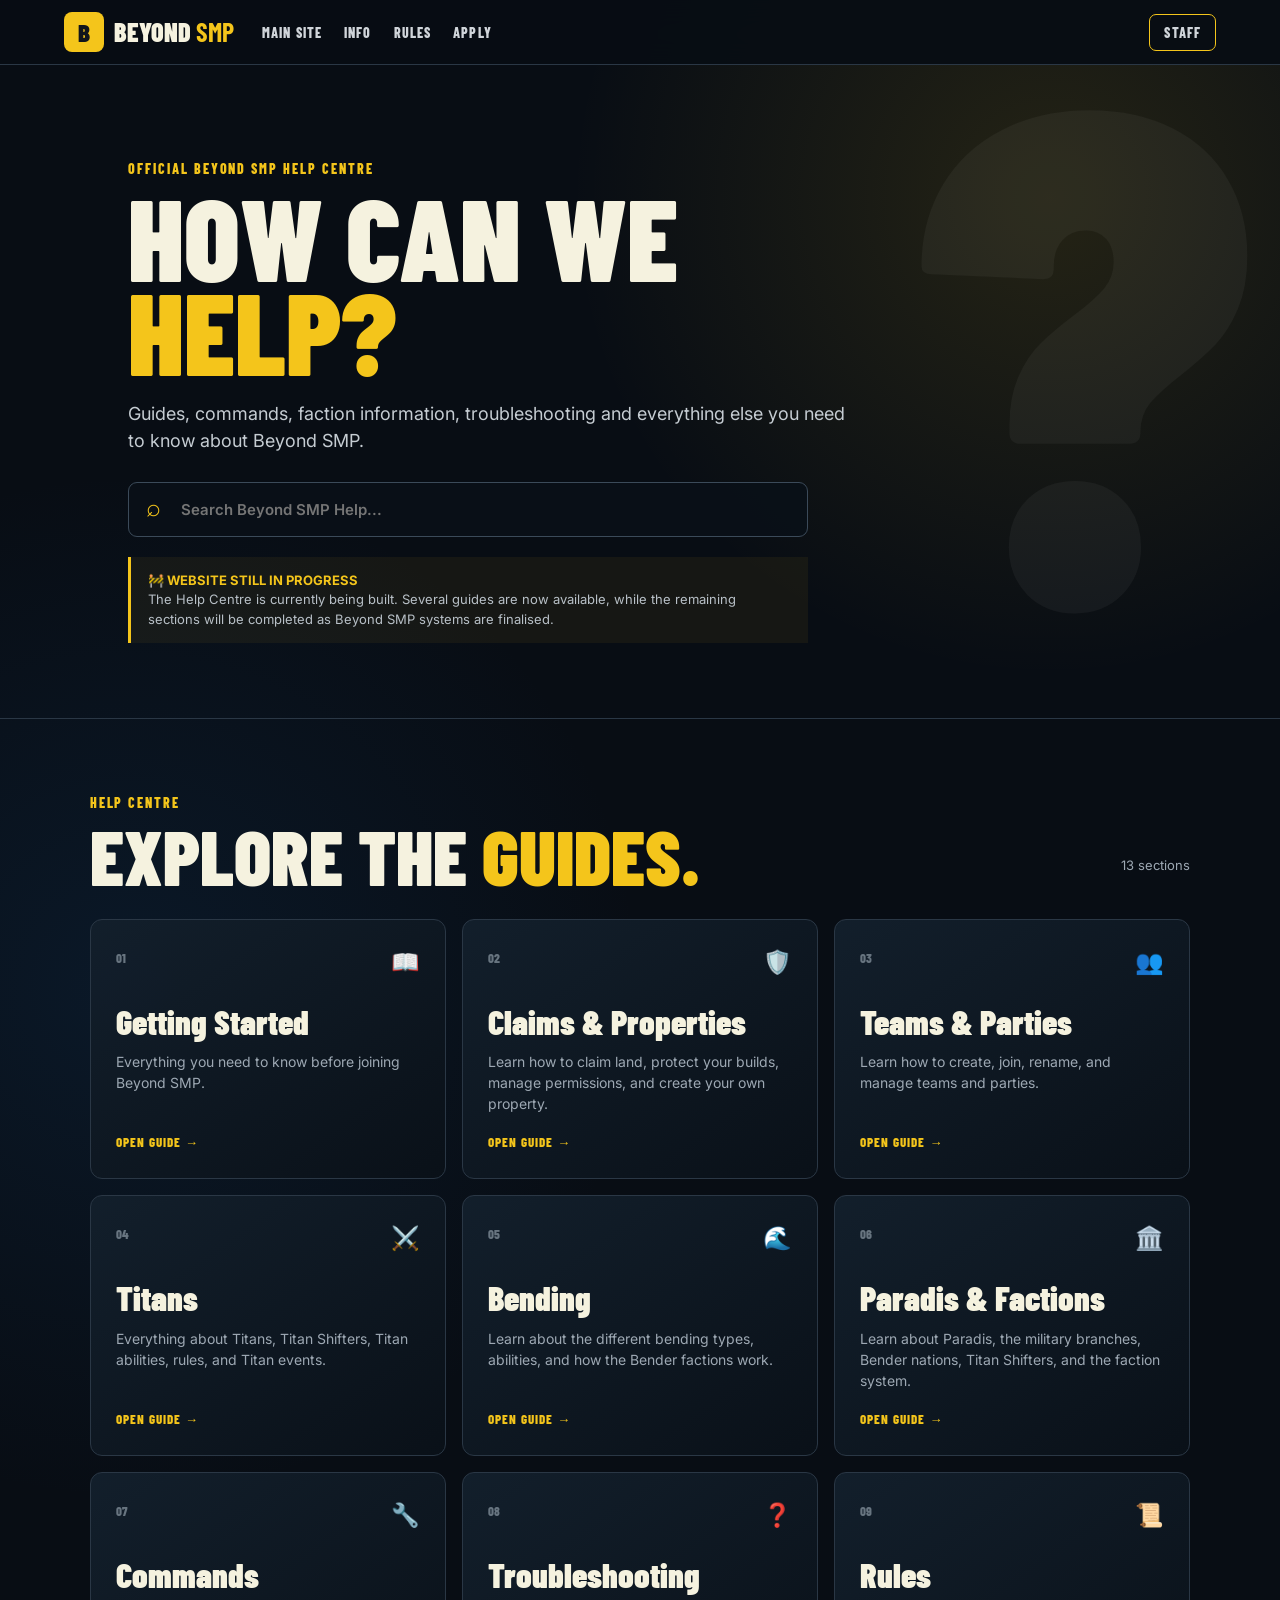
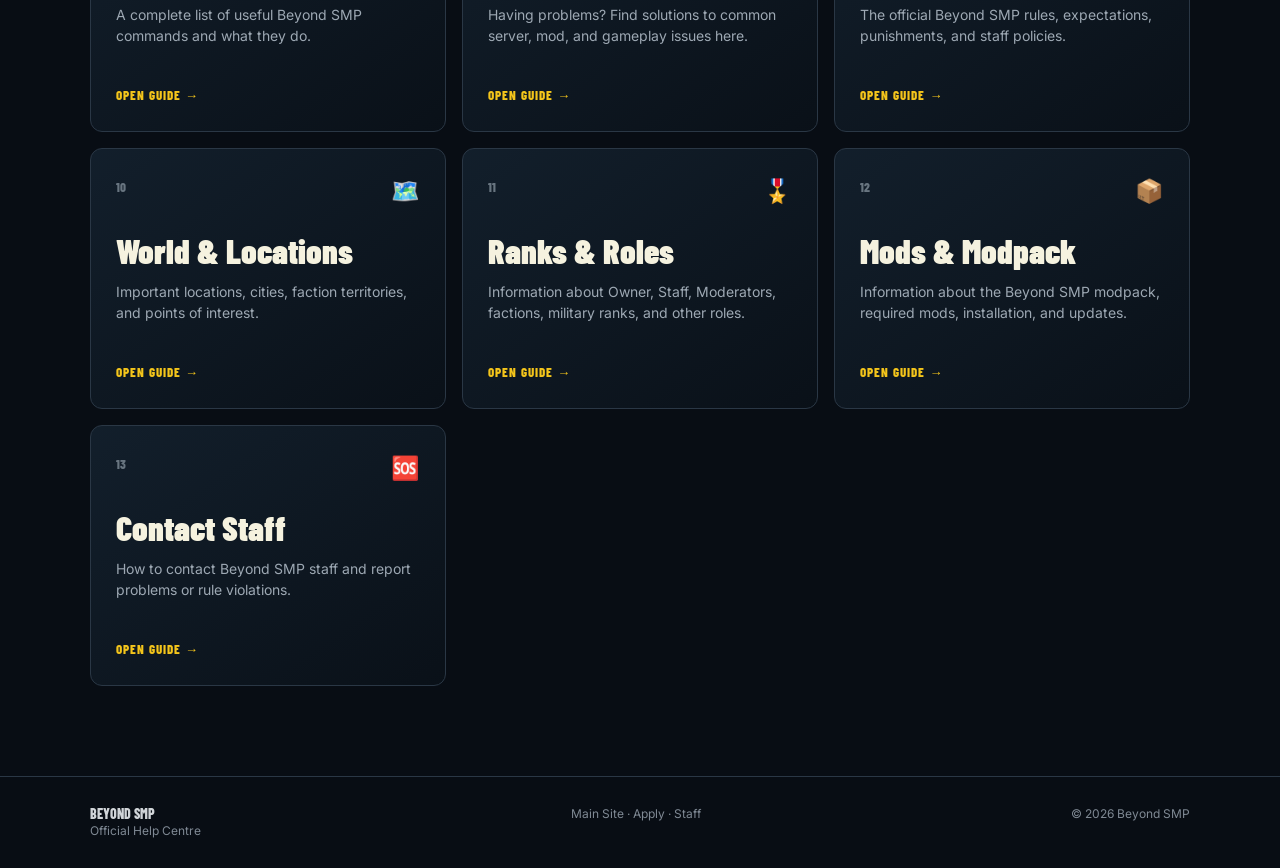
<file: index.html>
<!doctype html><html lang="en"><head>
<meta charset="utf-8"><meta name="viewport" content="width=device-width,initial-scale=1">
<meta name="theme-color" content="#080d14"><title>Help Centre — Beyond SMP</title>
<link rel="stylesheet" href="style.css"></head><body>
<header class="site-header"><a class="brand" href="https://beyond-smp.com"><span class="mark">B</span><span>BEYOND <b>SMP</b></span></a>
<nav><a href="https://beyond-smp.com">MAIN SITE</a><a href="https://info.beyond-smp.com">INFO</a><a href="https://rules.beyond-smp.com">RULES</a><a href="https://apply.beyond-smp.com">APPLY</a></nav>
<a class="staff" href="https://staff.beyond-smp.com">STAFF</a></header>
<main>
<section class="hero"><div class="hero-content"><p class="eyebrow">OFFICIAL BEYOND SMP HELP CENTRE</p>
<h1>HOW CAN WE<br><span>HELP?</span></h1>
<p class="lead">Guides, commands, faction information, troubleshooting and everything else you need to know about Beyond SMP.</p>
<div class="search"><span>⌕</span><input id="search" type="search" placeholder="Search Beyond SMP Help..."></div>
<div class="notice"><b>🚧 WEBSITE STILL IN PROGRESS</b><br>The Help Centre is currently being built. Several guides are now available, while the remaining sections will be completed as Beyond SMP systems are finalised.</div>
</div></section>
<section class="categories"><div class="section-head"><div><p class="eyebrow">HELP CENTRE</p><h2>EXPLORE THE <span>GUIDES.</span></h2></div><p id="count">13 sections</p></div>
<div class="grid" id="grid"><a class="card" data-search="getting started joining setup getting started" href="getting-started.html"><span class="num">01</span><span class="icon">📖</span><h3>Getting Started</h3><p>Everything you need to know before joining Beyond SMP.</p><strong>OPEN GUIDE →</strong></a><a class="card" data-search="claims properties land builds permissions claims & properties" href="claims-properties.html"><span class="num">02</span><span class="icon">🛡️</span><h3>Claims & Properties</h3><p>Learn how to claim land, protect your builds, manage permissions, and create your own property.</p><strong>OPEN GUIDE →</strong></a><a class="card" data-search="teams parties create join rename teams & parties" href="teams-parties.html"><span class="num">03</span><span class="icon">👥</span><h3>Teams & Parties</h3><p>Learn how to create, join, rename, and manage teams and parties.</p><strong>OPEN GUIDE →</strong></a><a class="card" data-search="titans shifters abilities events titans" href="titans.html"><span class="num">04</span><span class="icon">⚔️</span><h3>Titans</h3><p>Everything about Titans, Titan Shifters, Titan abilities, rules, and Titan events.</p><strong>OPEN GUIDE →</strong></a><a class="card" data-search="bending elements abilities factions bending" href="bending.html"><span class="num">05</span><span class="icon">🌊</span><h3>Bending</h3><p>Learn about the different bending types, abilities, and how the Bender factions work.</p><strong>OPEN GUIDE →</strong></a><a class="card" data-search="paradis factions military nations paradis & factions" href="paradis-factions.html"><span class="num">06</span><span class="icon">🏛️</span><h3>Paradis & Factions</h3><p>Learn about Paradis, the military branches, Bender nations, Titan Shifters, and the faction system.</p><strong>OPEN GUIDE →</strong></a><a class="card" data-search="commands server commands" href="commands.html"><span class="num">07</span><span class="icon">🔧</span><h3>Commands</h3><p>A complete list of useful Beyond SMP commands and what they do.</p><strong>OPEN GUIDE →</strong></a><a class="card" data-search="troubleshooting problems mods gameplay troubleshooting" href="troubleshooting.html"><span class="num">08</span><span class="icon">❓</span><h3>Troubleshooting</h3><p>Having problems? Find solutions to common server, mod, and gameplay issues here.</p><strong>OPEN GUIDE →</strong></a><a class="card" data-search="rules punishments staff policies rules" href="https://rules.beyond-smp.com"><span class="num">09</span><span class="icon">📜</span><h3>Rules</h3><p>The official Beyond SMP rules, expectations, punishments, and staff policies.</p><strong>OPEN GUIDE →</strong></a><a class="card" data-search="world locations cities territories world & locations" href="world-locations.html"><span class="num">10</span><span class="icon">🗺️</span><h3>World & Locations</h3><p>Important locations, cities, faction territories, and points of interest.</p><strong>OPEN GUIDE →</strong></a><a class="card" data-search="ranks roles owner staff moderator ranks & roles" href="ranks-roles.html"><span class="num">11</span><span class="icon">🎖️</span><h3>Ranks & Roles</h3><p>Information about Owner, Staff, Moderators, factions, military ranks, and other roles.</p><strong>OPEN GUIDE →</strong></a><a class="card" data-search="mods modpack installation updates mods & modpack" href="mods-modpack.html"><span class="num">12</span><span class="icon">📦</span><h3>Mods & Modpack</h3><p>Information about the Beyond SMP modpack, required mods, installation, and updates.</p><strong>OPEN GUIDE →</strong></a><a class="card" data-search="contact staff report support contact staff" href="contact-staff.html"><span class="num">13</span><span class="icon">🆘</span><h3>Contact Staff</h3><p>How to contact Beyond SMP staff and report problems or rule violations.</p><strong>OPEN GUIDE →</strong></a></div><div id="empty" class="empty" hidden><div>🔎</div><h3>No guides found</h3><p>Try a different search term.</p></div></section></main>
<footer><div><b>BEYOND SMP</b>Official Help Centre</div><div><a href="https://beyond-smp.com">Main Site</a> · <a href="https://apply.beyond-smp.com">Apply</a> · <a href="https://staff.beyond-smp.com">Staff</a></div><div>© 2026 Beyond SMP</div></footer>
<script>
const s=document.getElementById('search'),cards=[...document.querySelectorAll('.card')],count=document.getElementById('count'),empty=document.getElementById('empty');
s.addEventListener('input',()=>{let q=s.value.toLowerCase().trim(),n=0;cards.forEach(c=>{let show=!q||(c.dataset.search+' '+c.textContent).toLowerCase().includes(q);c.hidden=!show;if(show)n++});count.textContent=n+' section'+(n===1?'':'s');empty.hidden=n!==0});
</script></body></html>
</file>
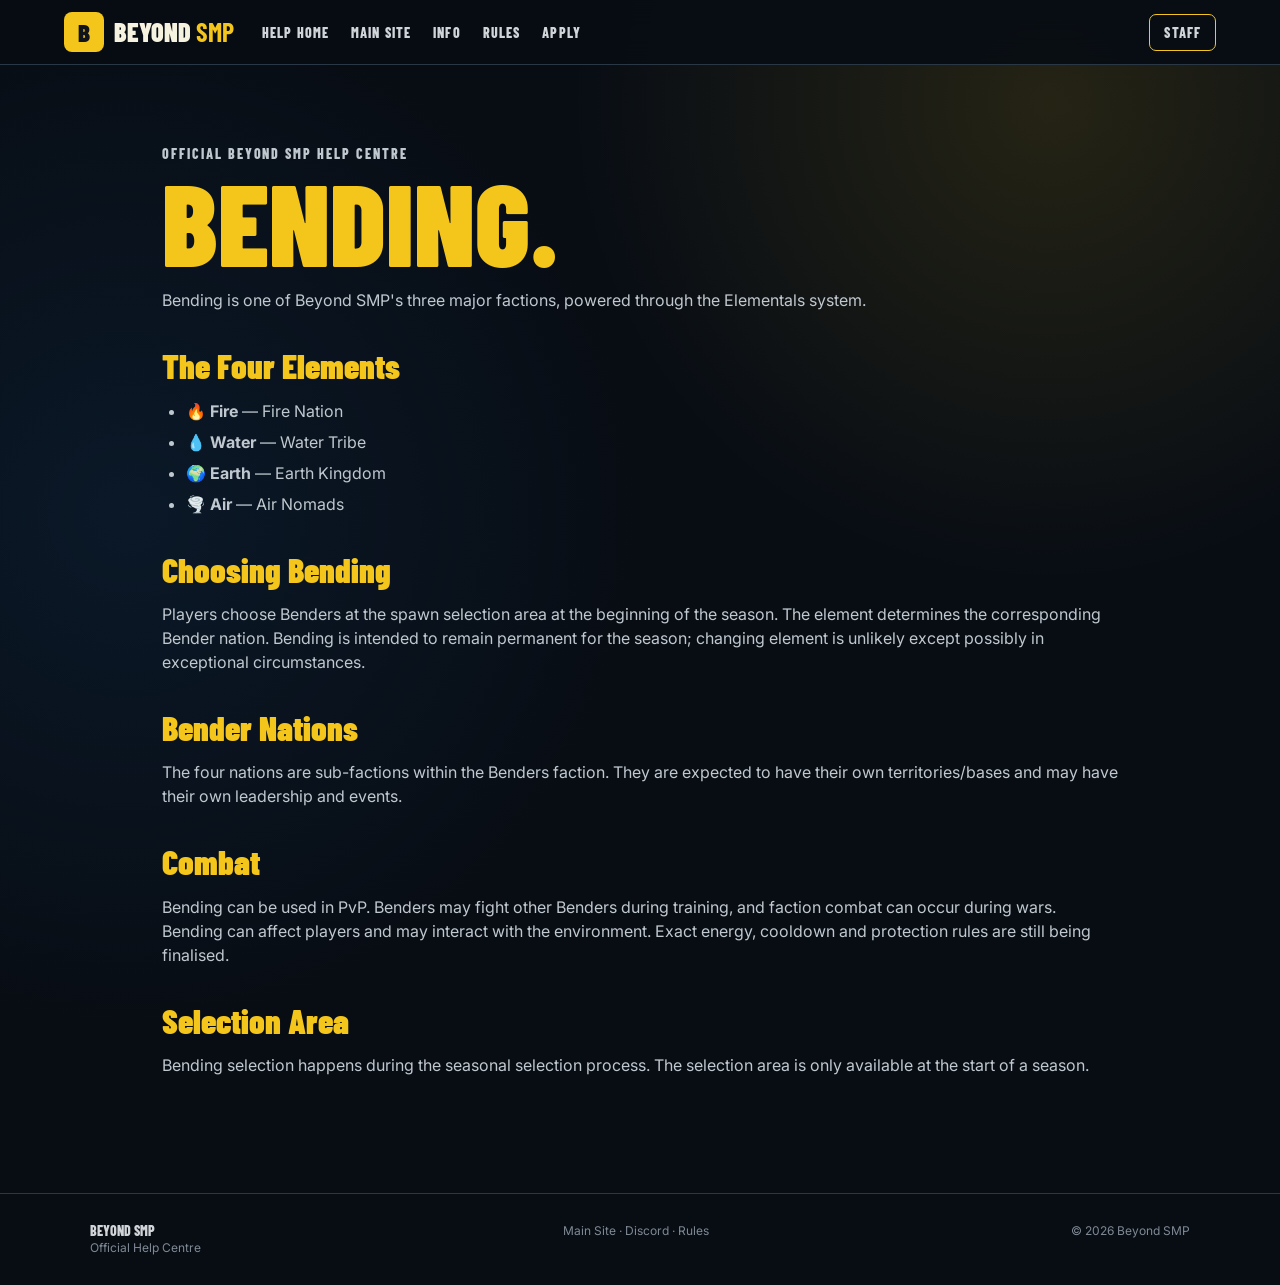
<file: bending.html>
<!doctype html><html lang="en"><head>
<meta charset="utf-8"><meta name="viewport" content="width=device-width,initial-scale=1">
<meta name="theme-color" content="#080d14"><title>Bending — Beyond SMP</title>
<link rel="stylesheet" href="style.css"><style>
.article{max-width:1000px;margin:auto;padding:80px 22px 100px}.article h1{font:900 clamp(62px,9vw,120px)/.82 "Barlow Condensed";margin:12px 0 20px}.article h1 span{color:var(--gold)}.article h3{font:900 34px/.95 "Barlow Condensed";margin:38px 0 10px;color:var(--gold)}.article p,.article li{color:#c0c8cf}.article ul,.article ol{padding-left:24px}.article li{margin:7px 0}.callout{border-left:3px solid var(--gold);padding:13px 16px;background:rgba(244,197,27,.055);margin:18px 0;color:#c8ced3}.article-section{margin-top:28px;padding:25px;border:1px solid var(--line);border-radius:10px;background:linear-gradient(145deg,rgba(19,31,44,.96),rgba(10,16,24,.96))}.article-section h2{font:900 32px/.95 "Barlow Condensed";margin:0 0 10px;color:var(--gold)}code{color:#f4c51b}a.inline{color:var(--gold);text-decoration:underline}
</style></head><body>
<header class="site-header"><a class="brand" href="index.html"><span class="mark">B</span><span>BEYOND <b>SMP</b></span></a>
<nav><a href="index.html">HELP HOME</a><a href="https://beyond-smp.com">MAIN SITE</a><a href="https://info.beyond-smp.com">INFO</a><a href="https://rules.beyond-smp.com">RULES</a><a href="https://apply.beyond-smp.com">APPLY</a></nav>
<a class="staff" href="https://staff.beyond-smp.com">STAFF</a></header>
<main class="article"><p class="eyebrow">OFFICIAL BEYOND SMP HELP CENTRE</p><h1><span>BENDING.</span></h1>
<p>Bending is one of Beyond SMP's three major factions, powered through the Elementals system.</p>
<h3>The Four Elements</h3><ul><li>🔥 <strong>Fire</strong> — Fire Nation</li><li>💧 <strong>Water</strong> — Water Tribe</li><li>🌍 <strong>Earth</strong> — Earth Kingdom</li><li>🌪️ <strong>Air</strong> — Air Nomads</li></ul>
<h3>Choosing Bending</h3><p>Players choose Benders at the spawn selection area at the beginning of the season. The element determines the corresponding Bender nation. Bending is intended to remain permanent for the season; changing element is unlikely except possibly in exceptional circumstances.</p>
<h3>Bender Nations</h3><p>The four nations are sub-factions within the Benders faction. They are expected to have their own territories/bases and may have their own leadership and events.</p>
<h3>Combat</h3><p>Bending can be used in PvP. Benders may fight other Benders during training, and faction combat can occur during wars. Bending can affect players and may interact with the environment. Exact energy, cooldown and protection rules are still being finalised.</p>
<h3>Selection Area</h3><p>Bending selection happens during the seasonal selection process. The selection area is only available at the start of a season.</p>
</main>
<footer><div><b>BEYOND SMP</b>Official Help Centre</div><div><a href="https://beyond-smp.com">Main Site</a> · <a href="https://discord.beyond-smp.com">Discord</a> · <a href="https://rules.beyond-smp.com">Rules</a></div><div>© 2026 Beyond SMP</div></footer>
</body></html>
</file>
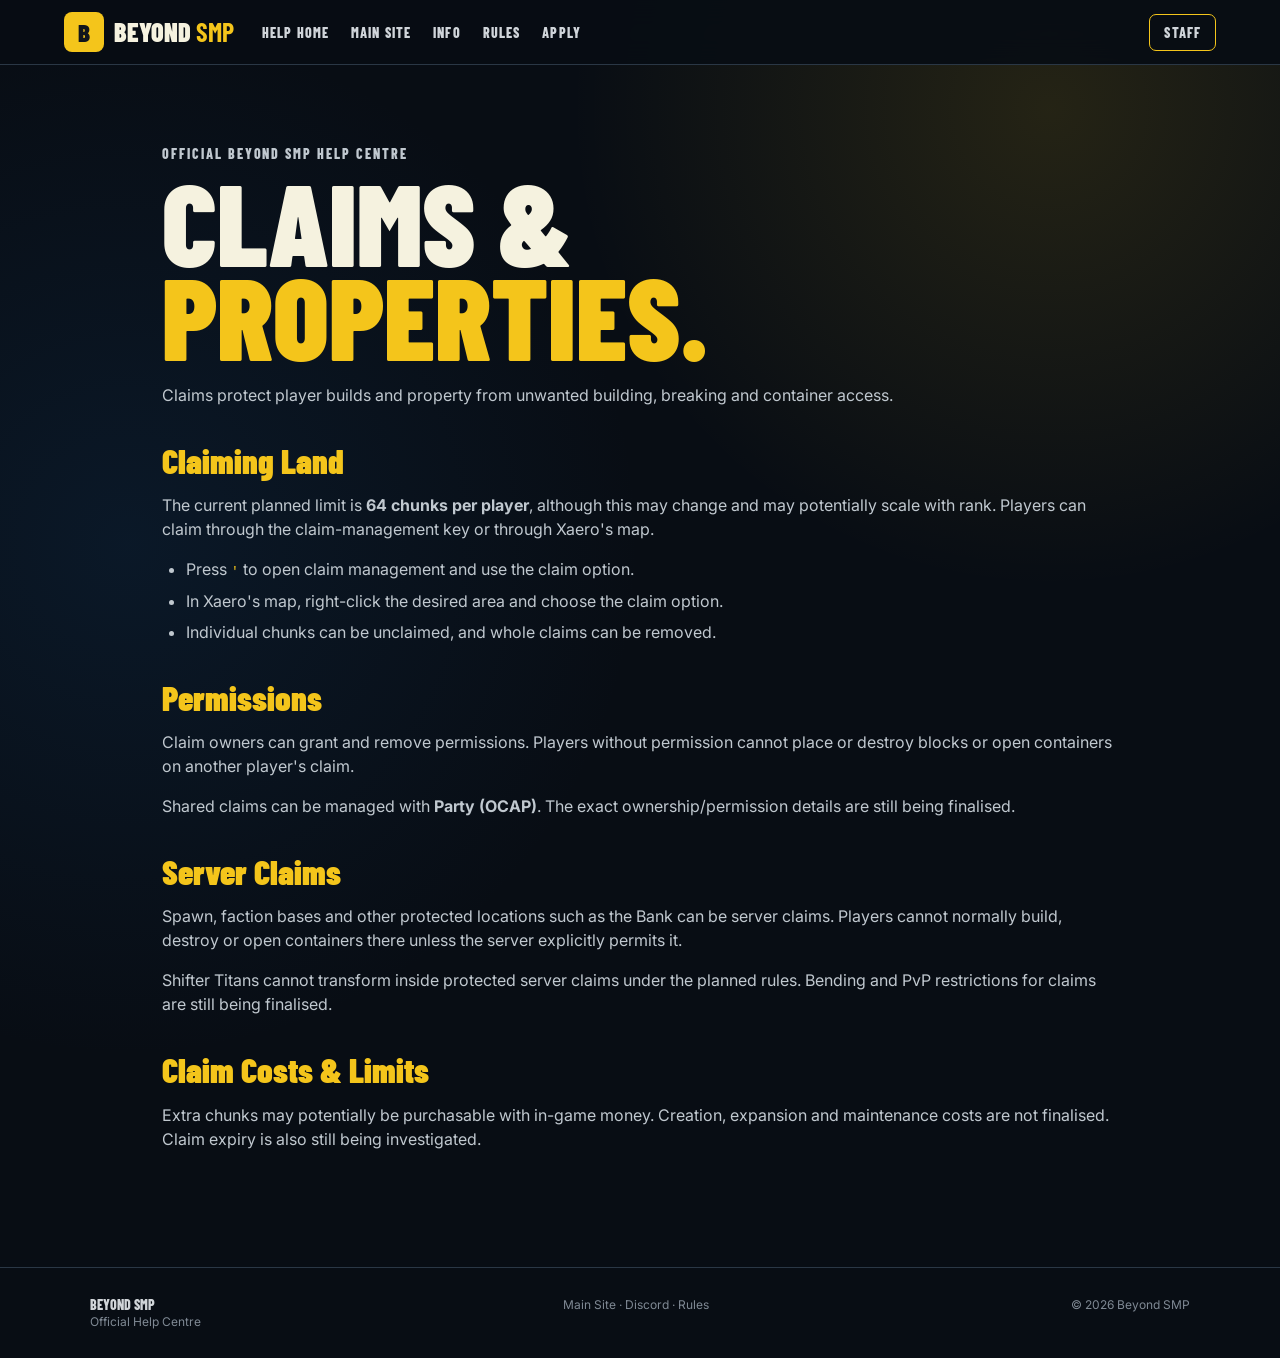
<file: claims-properties.html>
<!doctype html><html lang="en"><head>
<meta charset="utf-8"><meta name="viewport" content="width=device-width,initial-scale=1">
<meta name="theme-color" content="#080d14"><title>Claims & Properties — Beyond SMP</title>
<link rel="stylesheet" href="style.css"><style>
.article{max-width:1000px;margin:auto;padding:80px 22px 100px}.article h1{font:900 clamp(62px,9vw,120px)/.82 "Barlow Condensed";margin:12px 0 20px}.article h1 span{color:var(--gold)}.article h3{font:900 34px/.95 "Barlow Condensed";margin:38px 0 10px;color:var(--gold)}.article p,.article li{color:#c0c8cf}.article ul,.article ol{padding-left:24px}.article li{margin:7px 0}.callout{border-left:3px solid var(--gold);padding:13px 16px;background:rgba(244,197,27,.055);margin:18px 0;color:#c8ced3}.article-section{margin-top:28px;padding:25px;border:1px solid var(--line);border-radius:10px;background:linear-gradient(145deg,rgba(19,31,44,.96),rgba(10,16,24,.96))}.article-section h2{font:900 32px/.95 "Barlow Condensed";margin:0 0 10px;color:var(--gold)}code{color:#f4c51b}a.inline{color:var(--gold);text-decoration:underline}
</style></head><body>
<header class="site-header"><a class="brand" href="index.html"><span class="mark">B</span><span>BEYOND <b>SMP</b></span></a>
<nav><a href="index.html">HELP HOME</a><a href="https://beyond-smp.com">MAIN SITE</a><a href="https://info.beyond-smp.com">INFO</a><a href="https://rules.beyond-smp.com">RULES</a><a href="https://apply.beyond-smp.com">APPLY</a></nav>
<a class="staff" href="https://staff.beyond-smp.com">STAFF</a></header>
<main class="article"><p class="eyebrow">OFFICIAL BEYOND SMP HELP CENTRE</p><h1>CLAIMS & <span>PROPERTIES.</span></h1>
<p>Claims protect player builds and property from unwanted building, breaking and container access.</p>
<h3>Claiming Land</h3><p>The current planned limit is <strong>64 chunks per player</strong>, although this may change and may potentially scale with rank. Players can claim through the claim-management key or through Xaero's map.</p><ul><li>Press <code>'</code> to open claim management and use the claim option.</li><li>In Xaero's map, right-click the desired area and choose the claim option.</li><li>Individual chunks can be unclaimed, and whole claims can be removed.</li></ul>
<h3>Permissions</h3><p>Claim owners can grant and remove permissions. Players without permission cannot place or destroy blocks or open containers on another player's claim.</p><p>Shared claims can be managed with <strong>Party (OCAP)</strong>. The exact ownership/permission details are still being finalised.</p>
<h3>Server Claims</h3><p>Spawn, faction bases and other protected locations such as the Bank can be server claims. Players cannot normally build, destroy or open containers there unless the server explicitly permits it.</p><p>Shifter Titans cannot transform inside protected server claims under the planned rules. Bending and PvP restrictions for claims are still being finalised.</p>
<h3>Claim Costs & Limits</h3><p>Extra chunks may potentially be purchasable with in-game money. Creation, expansion and maintenance costs are not finalised. Claim expiry is also still being investigated.</p>
</main>
<footer><div><b>BEYOND SMP</b>Official Help Centre</div><div><a href="https://beyond-smp.com">Main Site</a> · <a href="https://discord.beyond-smp.com">Discord</a> · <a href="https://rules.beyond-smp.com">Rules</a></div><div>© 2026 Beyond SMP</div></footer>
</body></html>
</file>
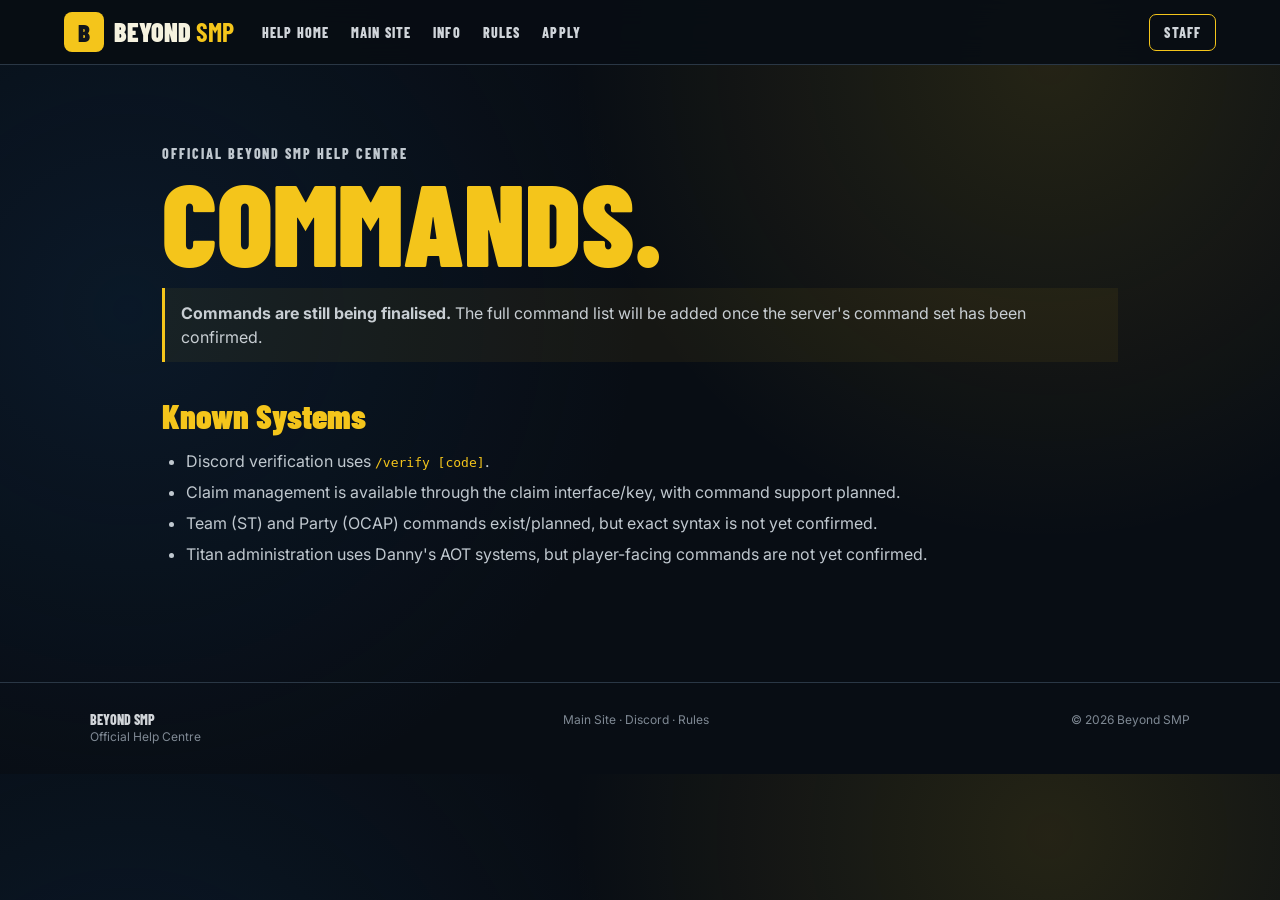
<file: commands.html>
<!doctype html><html lang="en"><head>
<meta charset="utf-8"><meta name="viewport" content="width=device-width,initial-scale=1">
<meta name="theme-color" content="#080d14"><title>Commands — Beyond SMP</title>
<link rel="stylesheet" href="style.css"><style>
.article{max-width:1000px;margin:auto;padding:80px 22px 100px}.article h1{font:900 clamp(62px,9vw,120px)/.82 "Barlow Condensed";margin:12px 0 20px}.article h1 span{color:var(--gold)}.article h3{font:900 34px/.95 "Barlow Condensed";margin:38px 0 10px;color:var(--gold)}.article p,.article li{color:#c0c8cf}.article ul,.article ol{padding-left:24px}.article li{margin:7px 0}.callout{border-left:3px solid var(--gold);padding:13px 16px;background:rgba(244,197,27,.055);margin:18px 0;color:#c8ced3}.article-section{margin-top:28px;padding:25px;border:1px solid var(--line);border-radius:10px;background:linear-gradient(145deg,rgba(19,31,44,.96),rgba(10,16,24,.96))}.article-section h2{font:900 32px/.95 "Barlow Condensed";margin:0 0 10px;color:var(--gold)}code{color:#f4c51b}a.inline{color:var(--gold);text-decoration:underline}
</style></head><body>
<header class="site-header"><a class="brand" href="index.html"><span class="mark">B</span><span>BEYOND <b>SMP</b></span></a>
<nav><a href="index.html">HELP HOME</a><a href="https://beyond-smp.com">MAIN SITE</a><a href="https://info.beyond-smp.com">INFO</a><a href="https://rules.beyond-smp.com">RULES</a><a href="https://apply.beyond-smp.com">APPLY</a></nav>
<a class="staff" href="https://staff.beyond-smp.com">STAFF</a></header>
<main class="article"><p class="eyebrow">OFFICIAL BEYOND SMP HELP CENTRE</p><h1><span>COMMANDS.</span></h1>
<div class="callout"><strong>Commands are still being finalised.</strong> The full command list will be added once the server's command set has been confirmed.</div>
<h3>Known Systems</h3><ul><li>Discord verification uses <code>/verify [code]</code>.</li><li>Claim management is available through the claim interface/key, with command support planned.</li><li>Team (ST) and Party (OCAP) commands exist/planned, but exact syntax is not yet confirmed.</li><li>Titan administration uses Danny's AOT systems, but player-facing commands are not yet confirmed.</li></ul>
</main>
<footer><div><b>BEYOND SMP</b>Official Help Centre</div><div><a href="https://beyond-smp.com">Main Site</a> · <a href="https://discord.beyond-smp.com">Discord</a> · <a href="https://rules.beyond-smp.com">Rules</a></div><div>© 2026 Beyond SMP</div></footer>
</body></html>
</file>
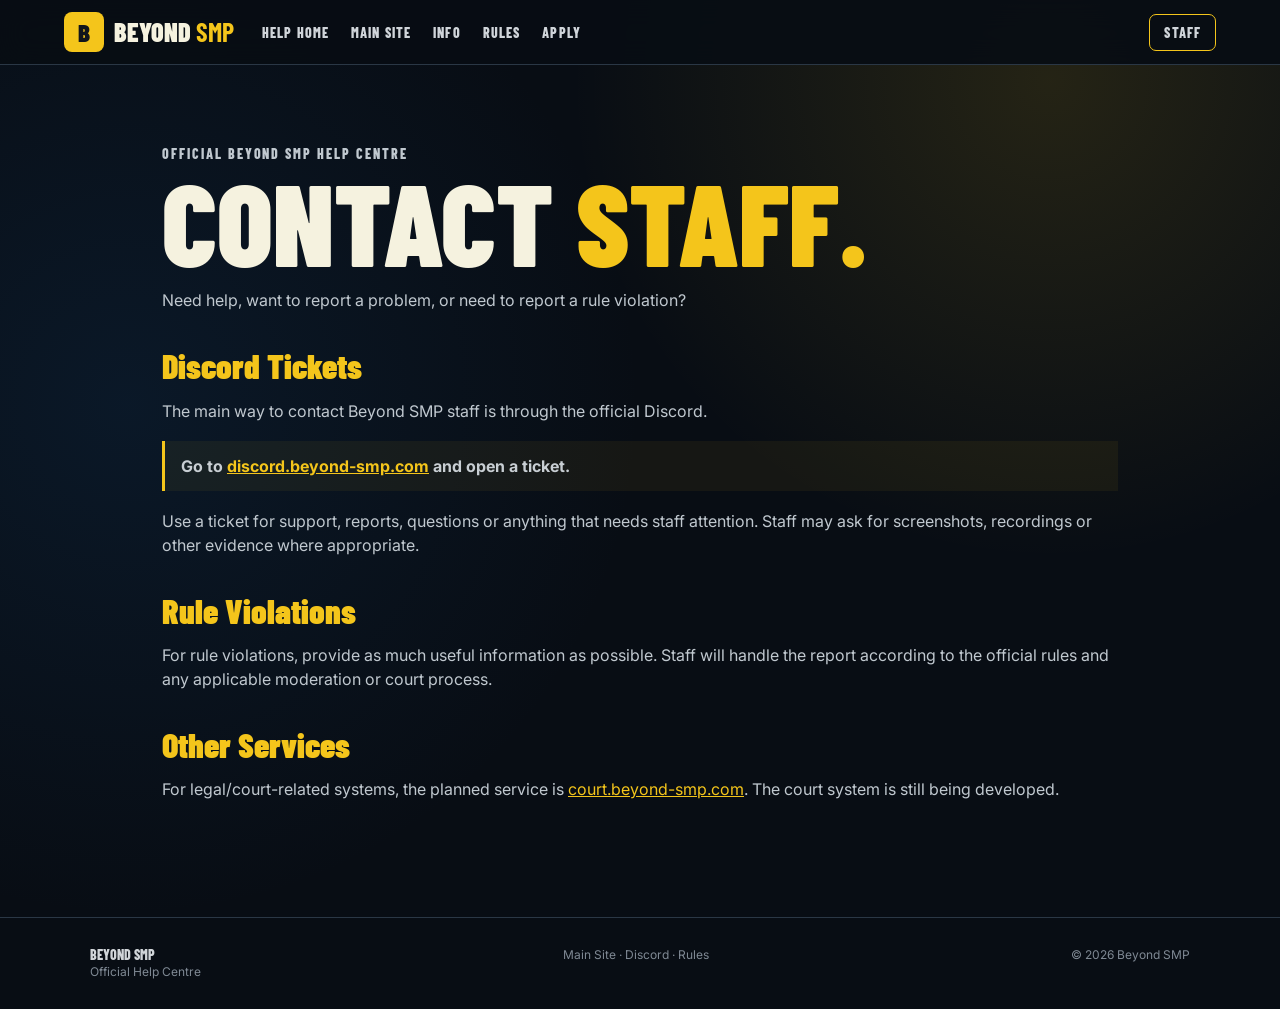
<file: contact-staff.html>
<!doctype html><html lang="en"><head>
<meta charset="utf-8"><meta name="viewport" content="width=device-width,initial-scale=1">
<meta name="theme-color" content="#080d14"><title>Contact Staff — Beyond SMP</title>
<link rel="stylesheet" href="style.css"><style>
.article{max-width:1000px;margin:auto;padding:80px 22px 100px}.article h1{font:900 clamp(62px,9vw,120px)/.82 "Barlow Condensed";margin:12px 0 20px}.article h1 span{color:var(--gold)}.article h3{font:900 34px/.95 "Barlow Condensed";margin:38px 0 10px;color:var(--gold)}.article p,.article li{color:#c0c8cf}.article ul,.article ol{padding-left:24px}.article li{margin:7px 0}.callout{border-left:3px solid var(--gold);padding:13px 16px;background:rgba(244,197,27,.055);margin:18px 0;color:#c8ced3}.article-section{margin-top:28px;padding:25px;border:1px solid var(--line);border-radius:10px;background:linear-gradient(145deg,rgba(19,31,44,.96),rgba(10,16,24,.96))}.article-section h2{font:900 32px/.95 "Barlow Condensed";margin:0 0 10px;color:var(--gold)}code{color:#f4c51b}a.inline{color:var(--gold);text-decoration:underline}
</style></head><body>
<header class="site-header"><a class="brand" href="index.html"><span class="mark">B</span><span>BEYOND <b>SMP</b></span></a>
<nav><a href="index.html">HELP HOME</a><a href="https://beyond-smp.com">MAIN SITE</a><a href="https://info.beyond-smp.com">INFO</a><a href="https://rules.beyond-smp.com">RULES</a><a href="https://apply.beyond-smp.com">APPLY</a></nav>
<a class="staff" href="https://staff.beyond-smp.com">STAFF</a></header>
<main class="article"><p class="eyebrow">OFFICIAL BEYOND SMP HELP CENTRE</p><h1>CONTACT <span>STAFF.</span></h1>
<p>Need help, want to report a problem, or need to report a rule violation?</p>
<h3>Discord Tickets</h3><p>The main way to contact Beyond SMP staff is through the official Discord.</p><div class="callout"><strong>Go to <a class="inline" href="https://discord.beyond-smp.com">discord.beyond-smp.com</a> and open a ticket.</strong></div><p>Use a ticket for support, reports, questions or anything that needs staff attention. Staff may ask for screenshots, recordings or other evidence where appropriate.</p>
<h3>Rule Violations</h3><p>For rule violations, provide as much useful information as possible. Staff will handle the report according to the official rules and any applicable moderation or court process.</p>
<h3>Other Services</h3><p>For legal/court-related systems, the planned service is <a class="inline" href="https://court.beyond-smp.com">court.beyond-smp.com</a>. The court system is still being developed.</p>
</main>
<footer><div><b>BEYOND SMP</b>Official Help Centre</div><div><a href="https://beyond-smp.com">Main Site</a> · <a href="https://discord.beyond-smp.com">Discord</a> · <a href="https://rules.beyond-smp.com">Rules</a></div><div>© 2026 Beyond SMP</div></footer>
</body></html>
</file>
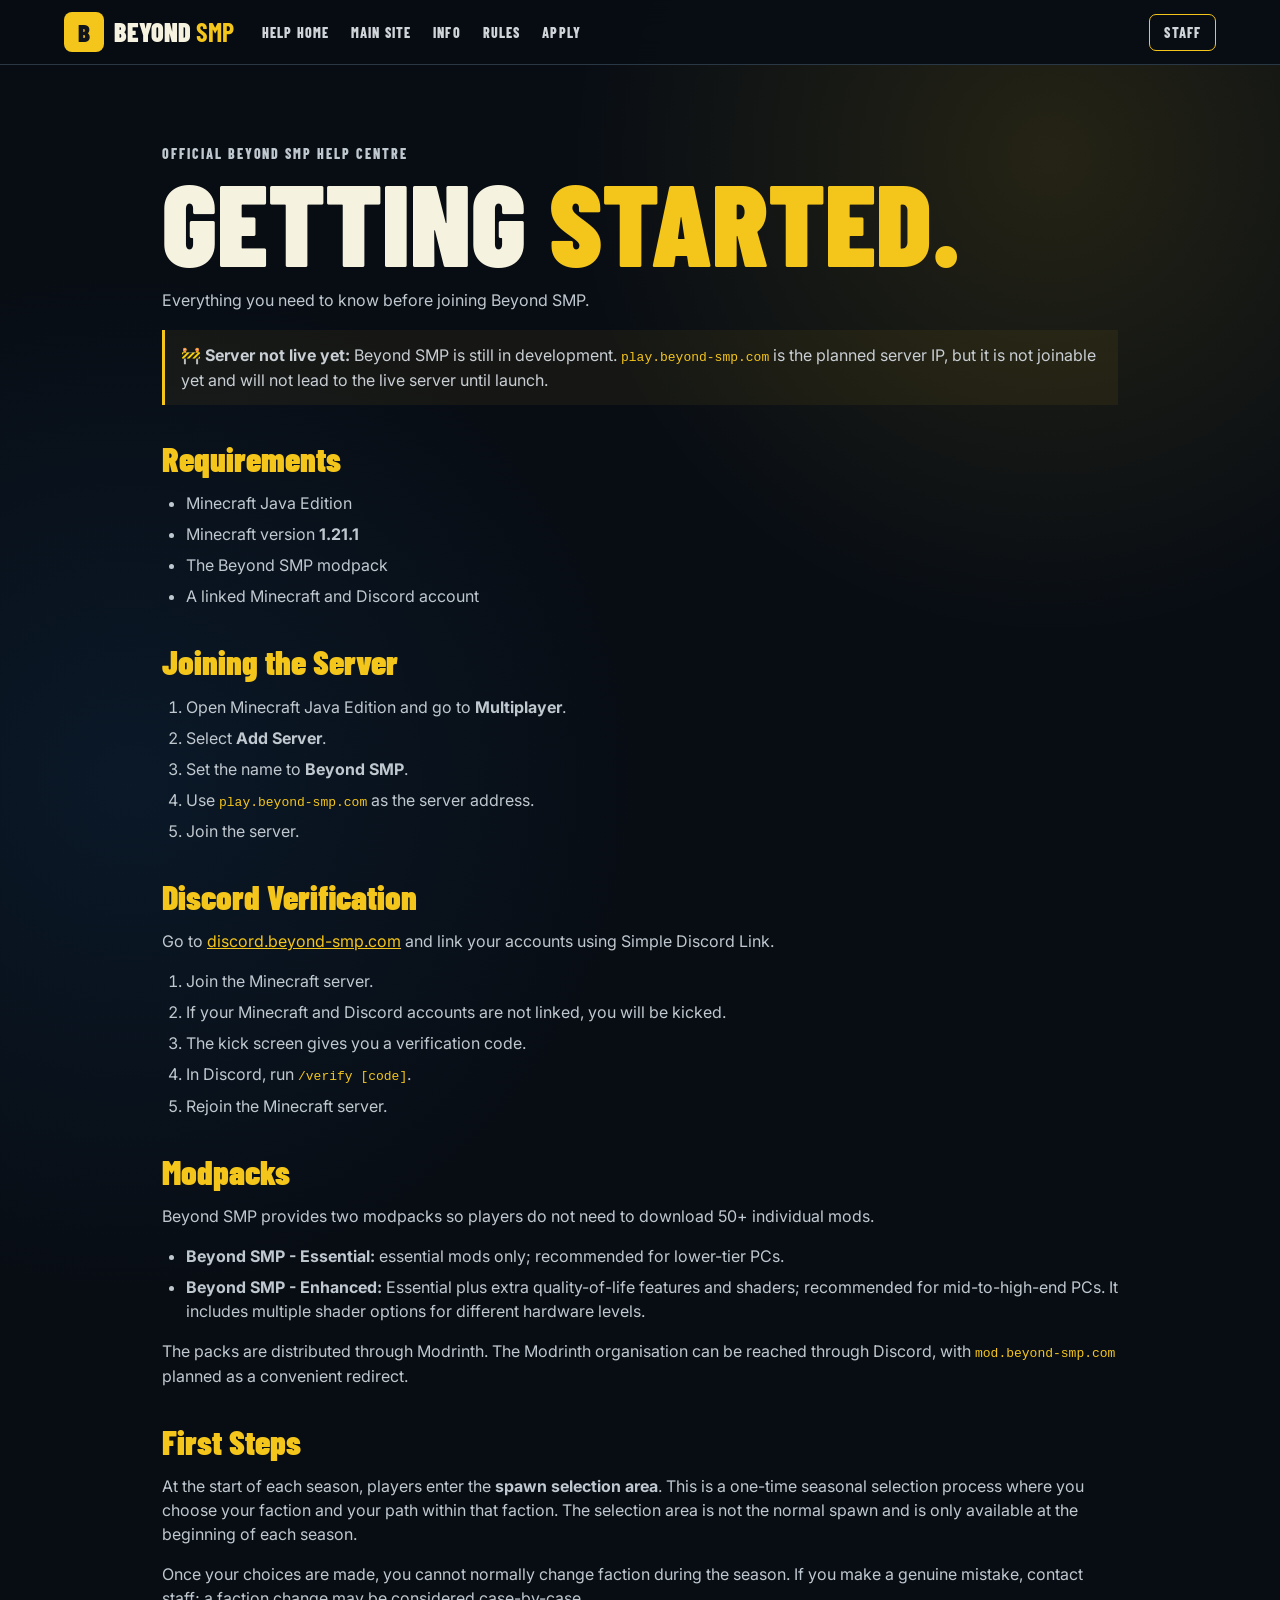
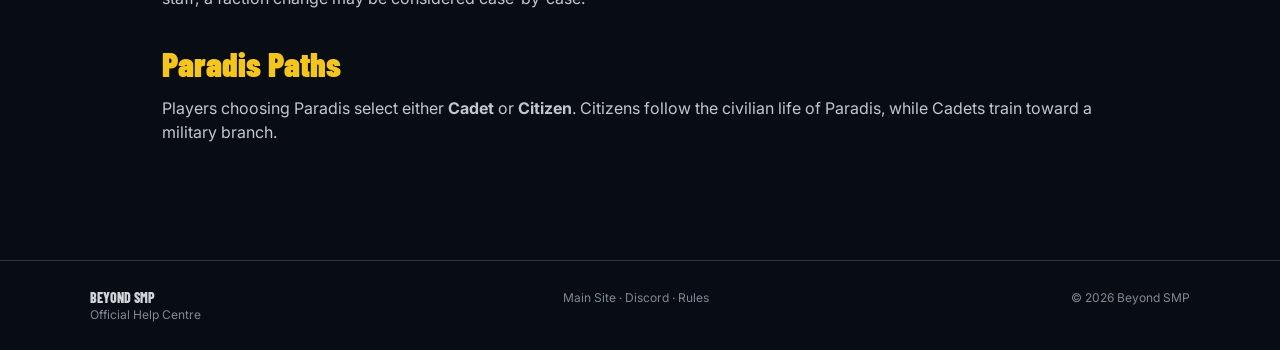
<file: getting-started.html>
<!doctype html><html lang="en"><head>
<meta charset="utf-8"><meta name="viewport" content="width=device-width,initial-scale=1">
<meta name="theme-color" content="#080d14"><title>Getting Started — Beyond SMP</title>
<link rel="stylesheet" href="style.css"><style>
.article{max-width:1000px;margin:auto;padding:80px 22px 100px}.article h1{font:900 clamp(62px,9vw,120px)/.82 "Barlow Condensed";margin:12px 0 20px}.article h1 span{color:var(--gold)}.article h3{font:900 34px/.95 "Barlow Condensed";margin:38px 0 10px;color:var(--gold)}.article p,.article li{color:#c0c8cf}.article ul,.article ol{padding-left:24px}.article li{margin:7px 0}.callout{border-left:3px solid var(--gold);padding:13px 16px;background:rgba(244,197,27,.055);margin:18px 0;color:#c8ced3}.article-section{margin-top:28px;padding:25px;border:1px solid var(--line);border-radius:10px;background:linear-gradient(145deg,rgba(19,31,44,.96),rgba(10,16,24,.96))}.article-section h2{font:900 32px/.95 "Barlow Condensed";margin:0 0 10px;color:var(--gold)}code{color:#f4c51b}a.inline{color:var(--gold);text-decoration:underline}
</style></head><body>
<header class="site-header"><a class="brand" href="index.html"><span class="mark">B</span><span>BEYOND <b>SMP</b></span></a>
<nav><a href="index.html">HELP HOME</a><a href="https://beyond-smp.com">MAIN SITE</a><a href="https://info.beyond-smp.com">INFO</a><a href="https://rules.beyond-smp.com">RULES</a><a href="https://apply.beyond-smp.com">APPLY</a></nav>
<a class="staff" href="https://staff.beyond-smp.com">STAFF</a></header>
<main class="article"><p class="eyebrow">OFFICIAL BEYOND SMP HELP CENTRE</p><h1>GETTING <span>STARTED.</span></h1>
<p>Everything you need to know before joining Beyond SMP.</p>
<div class="callout"><strong>🚧 Server not live yet:</strong> Beyond SMP is still in development. <code>play.beyond-smp.com</code> is the planned server IP, but it is not joinable yet and will not lead to the live server until launch.</div>
<h3>Requirements</h3><ul><li>Minecraft Java Edition</li><li>Minecraft version <strong>1.21.1</strong></li><li>The Beyond SMP modpack</li><li>A linked Minecraft and Discord account</li></ul>
<h3>Joining the Server</h3><ol><li>Open Minecraft Java Edition and go to <strong>Multiplayer</strong>.</li><li>Select <strong>Add Server</strong>.</li><li>Set the name to <strong>Beyond SMP</strong>.</li><li>Use <code>play.beyond-smp.com</code> as the server address.</li><li>Join the server.</li></ol>
<h3>Discord Verification</h3><p>Go to <a class="inline" href="https://discord.beyond-smp.com">discord.beyond-smp.com</a> and link your accounts using Simple Discord Link.</p><ol><li>Join the Minecraft server.</li><li>If your Minecraft and Discord accounts are not linked, you will be kicked.</li><li>The kick screen gives you a verification code.</li><li>In Discord, run <code>/verify [code]</code>.</li><li>Rejoin the Minecraft server.</li></ol>
<h3>Modpacks</h3><p>Beyond SMP provides two modpacks so players do not need to download 50+ individual mods.</p><ul><li><strong>Beyond SMP - Essential:</strong> essential mods only; recommended for lower-tier PCs.</li><li><strong>Beyond SMP - Enhanced:</strong> Essential plus extra quality-of-life features and shaders; recommended for mid-to-high-end PCs. It includes multiple shader options for different hardware levels.</li></ul><p>The packs are distributed through Modrinth. The Modrinth organisation can be reached through Discord, with <code>mod.beyond-smp.com</code> planned as a convenient redirect.</p>
<h3>First Steps</h3><p>At the start of each season, players enter the <strong>spawn selection area</strong>. This is a one-time seasonal selection process where you choose your faction and your path within that faction. The selection area is not the normal spawn and is only available at the beginning of each season.</p><p>Once your choices are made, you cannot normally change faction during the season. If you make a genuine mistake, contact staff; a faction change may be considered case-by-case.</p>
<h3>Paradis Paths</h3><p>Players choosing Paradis select either <strong>Cadet</strong> or <strong>Citizen</strong>. Citizens follow the civilian life of Paradis, while Cadets train toward a military branch.</p>
</main>
<footer><div><b>BEYOND SMP</b>Official Help Centre</div><div><a href="https://beyond-smp.com">Main Site</a> · <a href="https://discord.beyond-smp.com">Discord</a> · <a href="https://rules.beyond-smp.com">Rules</a></div><div>© 2026 Beyond SMP</div></footer>
</body></html>
</file>
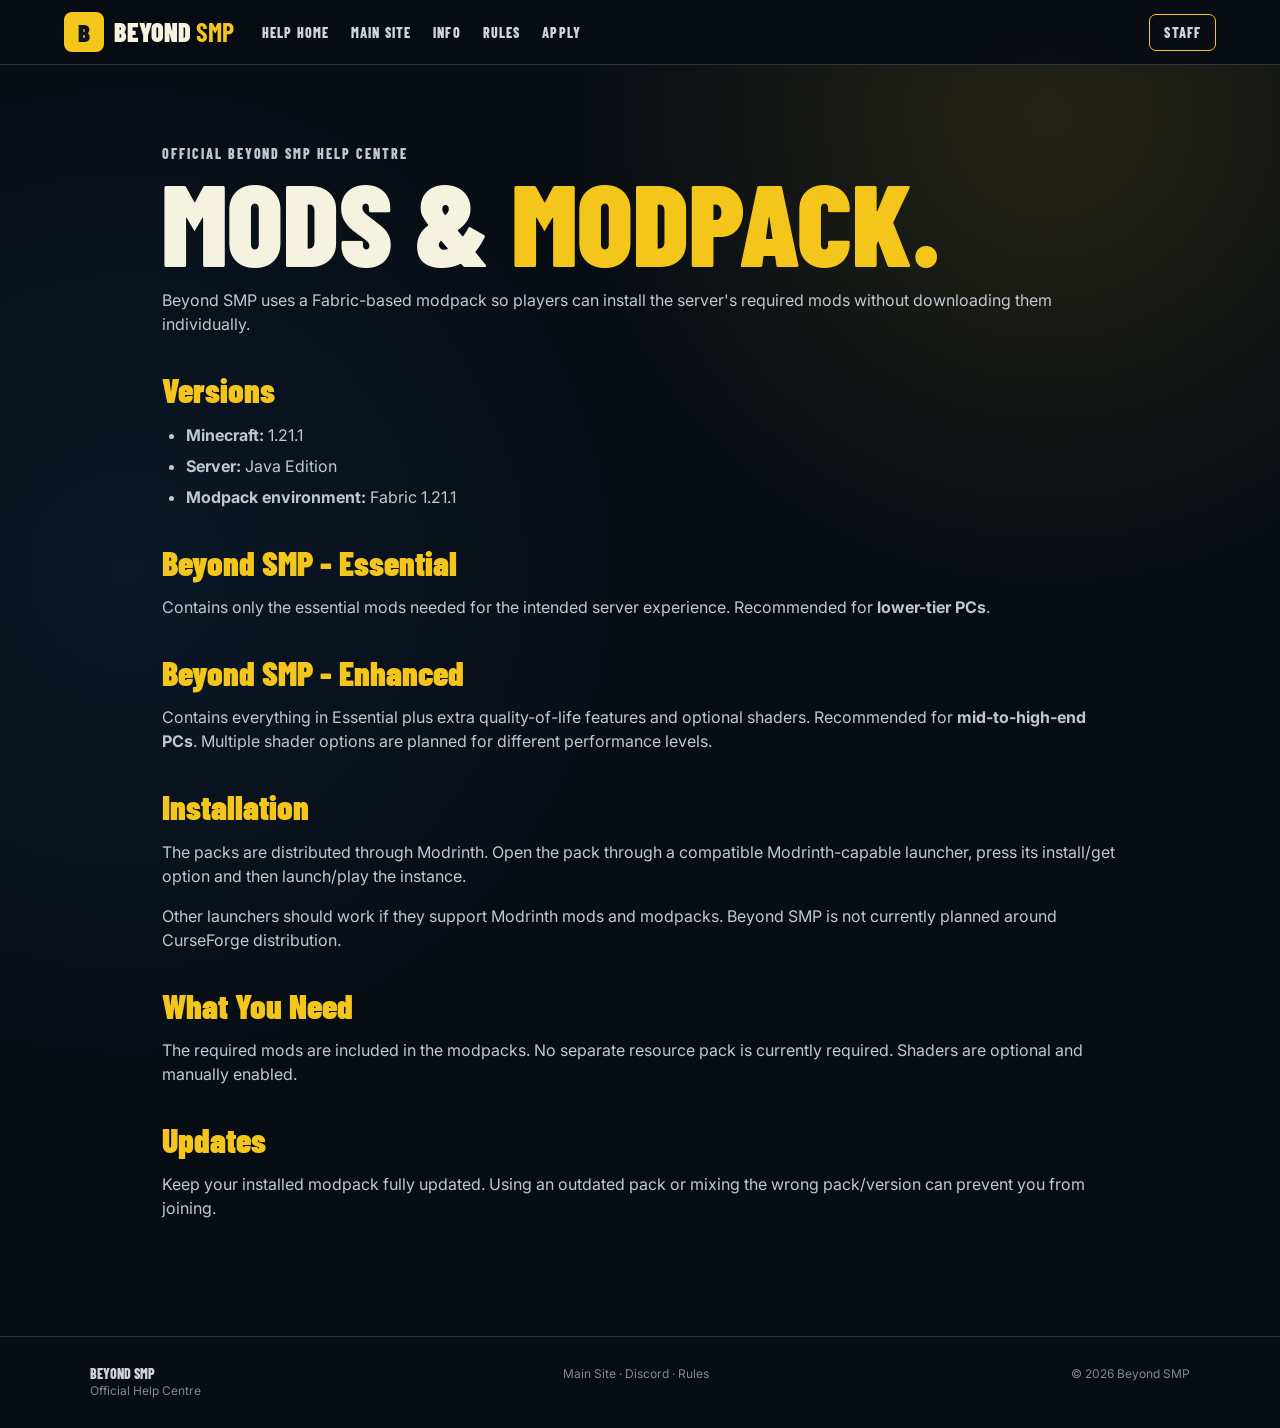
<file: mods-modpack.html>
<!doctype html><html lang="en"><head>
<meta charset="utf-8"><meta name="viewport" content="width=device-width,initial-scale=1">
<meta name="theme-color" content="#080d14"><title>Mods & Modpack — Beyond SMP</title>
<link rel="stylesheet" href="style.css"><style>
.article{max-width:1000px;margin:auto;padding:80px 22px 100px}.article h1{font:900 clamp(62px,9vw,120px)/.82 "Barlow Condensed";margin:12px 0 20px}.article h1 span{color:var(--gold)}.article h3{font:900 34px/.95 "Barlow Condensed";margin:38px 0 10px;color:var(--gold)}.article p,.article li{color:#c0c8cf}.article ul,.article ol{padding-left:24px}.article li{margin:7px 0}.callout{border-left:3px solid var(--gold);padding:13px 16px;background:rgba(244,197,27,.055);margin:18px 0;color:#c8ced3}.article-section{margin-top:28px;padding:25px;border:1px solid var(--line);border-radius:10px;background:linear-gradient(145deg,rgba(19,31,44,.96),rgba(10,16,24,.96))}.article-section h2{font:900 32px/.95 "Barlow Condensed";margin:0 0 10px;color:var(--gold)}code{color:#f4c51b}a.inline{color:var(--gold);text-decoration:underline}
</style></head><body>
<header class="site-header"><a class="brand" href="index.html"><span class="mark">B</span><span>BEYOND <b>SMP</b></span></a>
<nav><a href="index.html">HELP HOME</a><a href="https://beyond-smp.com">MAIN SITE</a><a href="https://info.beyond-smp.com">INFO</a><a href="https://rules.beyond-smp.com">RULES</a><a href="https://apply.beyond-smp.com">APPLY</a></nav>
<a class="staff" href="https://staff.beyond-smp.com">STAFF</a></header>
<main class="article"><p class="eyebrow">OFFICIAL BEYOND SMP HELP CENTRE</p><h1>MODS & <span>MODPACK.</span></h1>
<p>Beyond SMP uses a Fabric-based modpack so players can install the server's required mods without downloading them individually.</p>
<h3>Versions</h3><ul><li><strong>Minecraft:</strong> 1.21.1</li><li><strong>Server:</strong> Java Edition</li><li><strong>Modpack environment:</strong> Fabric 1.21.1</li></ul>
<h3>Beyond SMP - Essential</h3><p>Contains only the essential mods needed for the intended server experience. Recommended for <strong>lower-tier PCs</strong>.</p>
<h3>Beyond SMP - Enhanced</h3><p>Contains everything in Essential plus extra quality-of-life features and optional shaders. Recommended for <strong>mid-to-high-end PCs</strong>. Multiple shader options are planned for different performance levels.</p>
<h3>Installation</h3><p>The packs are distributed through Modrinth. Open the pack through a compatible Modrinth-capable launcher, press its install/get option and then launch/play the instance.</p><p>Other launchers should work if they support Modrinth mods and modpacks. Beyond SMP is not currently planned around CurseForge distribution.</p>
<h3>What You Need</h3><p>The required mods are included in the modpacks. No separate resource pack is currently required. Shaders are optional and manually enabled.</p>
<h3>Updates</h3><p>Keep your installed modpack fully updated. Using an outdated pack or mixing the wrong pack/version can prevent you from joining.</p>
</main>
<footer><div><b>BEYOND SMP</b>Official Help Centre</div><div><a href="https://beyond-smp.com">Main Site</a> · <a href="https://discord.beyond-smp.com">Discord</a> · <a href="https://rules.beyond-smp.com">Rules</a></div><div>© 2026 Beyond SMP</div></footer>
</body></html>
</file>
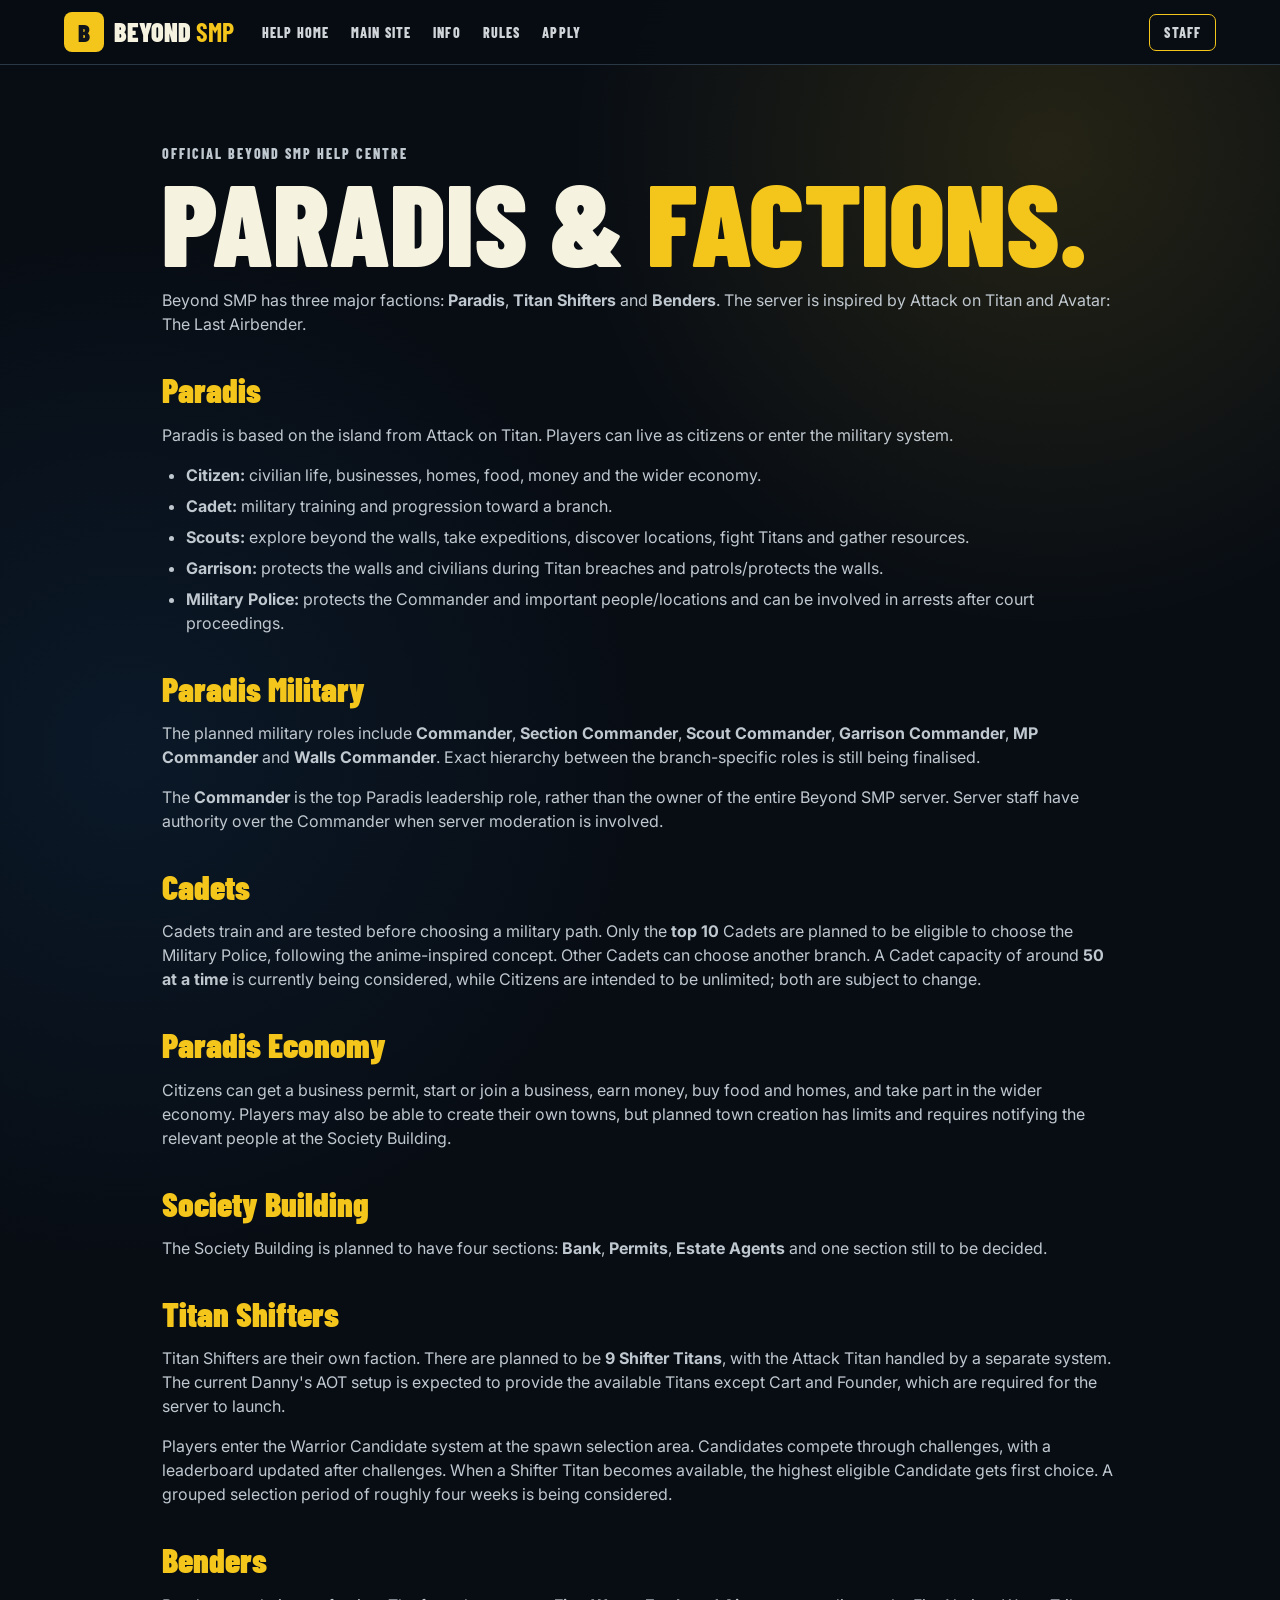
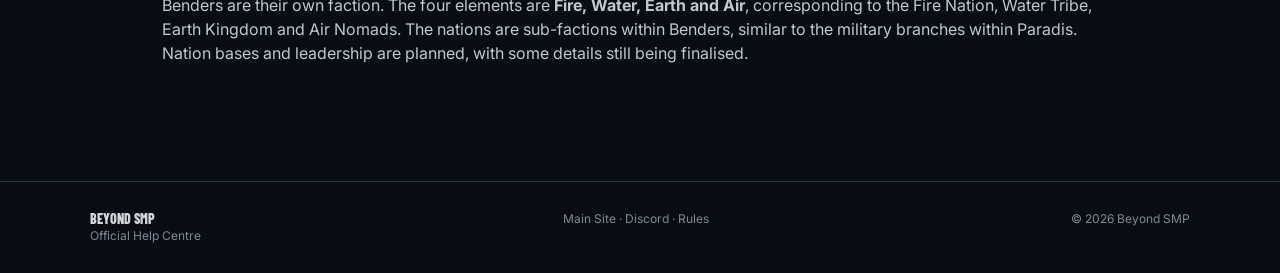
<file: paradis-factions.html>
<!doctype html><html lang="en"><head>
<meta charset="utf-8"><meta name="viewport" content="width=device-width,initial-scale=1">
<meta name="theme-color" content="#080d14"><title>Paradis & Factions — Beyond SMP</title>
<link rel="stylesheet" href="style.css"><style>
.article{max-width:1000px;margin:auto;padding:80px 22px 100px}.article h1{font:900 clamp(62px,9vw,120px)/.82 "Barlow Condensed";margin:12px 0 20px}.article h1 span{color:var(--gold)}.article h3{font:900 34px/.95 "Barlow Condensed";margin:38px 0 10px;color:var(--gold)}.article p,.article li{color:#c0c8cf}.article ul,.article ol{padding-left:24px}.article li{margin:7px 0}.callout{border-left:3px solid var(--gold);padding:13px 16px;background:rgba(244,197,27,.055);margin:18px 0;color:#c8ced3}.article-section{margin-top:28px;padding:25px;border:1px solid var(--line);border-radius:10px;background:linear-gradient(145deg,rgba(19,31,44,.96),rgba(10,16,24,.96))}.article-section h2{font:900 32px/.95 "Barlow Condensed";margin:0 0 10px;color:var(--gold)}code{color:#f4c51b}a.inline{color:var(--gold);text-decoration:underline}
</style></head><body>
<header class="site-header"><a class="brand" href="index.html"><span class="mark">B</span><span>BEYOND <b>SMP</b></span></a>
<nav><a href="index.html">HELP HOME</a><a href="https://beyond-smp.com">MAIN SITE</a><a href="https://info.beyond-smp.com">INFO</a><a href="https://rules.beyond-smp.com">RULES</a><a href="https://apply.beyond-smp.com">APPLY</a></nav>
<a class="staff" href="https://staff.beyond-smp.com">STAFF</a></header>
<main class="article"><p class="eyebrow">OFFICIAL BEYOND SMP HELP CENTRE</p><h1>PARADIS & <span>FACTIONS.</span></h1>
<p>Beyond SMP has three major factions: <strong>Paradis</strong>, <strong>Titan Shifters</strong> and <strong>Benders</strong>. The server is inspired by Attack on Titan and Avatar: The Last Airbender.</p>
<h3>Paradis</h3><p>Paradis is based on the island from Attack on Titan. Players can live as citizens or enter the military system.</p><ul><li><strong>Citizen:</strong> civilian life, businesses, homes, food, money and the wider economy.</li><li><strong>Cadet:</strong> military training and progression toward a branch.</li><li><strong>Scouts:</strong> explore beyond the walls, take expeditions, discover locations, fight Titans and gather resources.</li><li><strong>Garrison:</strong> protects the walls and civilians during Titan breaches and patrols/protects the walls.</li><li><strong>Military Police:</strong> protects the Commander and important people/locations and can be involved in arrests after court proceedings.</li></ul>
<h3>Paradis Military</h3><p>The planned military roles include <strong>Commander</strong>, <strong>Section Commander</strong>, <strong>Scout Commander</strong>, <strong>Garrison Commander</strong>, <strong>MP Commander</strong> and <strong>Walls Commander</strong>. Exact hierarchy between the branch-specific roles is still being finalised.</p><p>The <strong>Commander</strong> is the top Paradis leadership role, rather than the owner of the entire Beyond SMP server. Server staff have authority over the Commander when server moderation is involved.</p>
<h3>Cadets</h3><p>Cadets train and are tested before choosing a military path. Only the <strong>top 10</strong> Cadets are planned to be eligible to choose the Military Police, following the anime-inspired concept. Other Cadets can choose another branch. A Cadet capacity of around <strong>50 at a time</strong> is currently being considered, while Citizens are intended to be unlimited; both are subject to change.</p>
<h3>Paradis Economy</h3><p>Citizens can get a business permit, start or join a business, earn money, buy food and homes, and take part in the wider economy. Players may also be able to create their own towns, but planned town creation has limits and requires notifying the relevant people at the Society Building.</p>
<h3>Society Building</h3><p>The Society Building is planned to have four sections: <strong>Bank</strong>, <strong>Permits</strong>, <strong>Estate Agents</strong> and one section still to be decided.</p>
<h3>Titan Shifters</h3><p>Titan Shifters are their own faction. There are planned to be <strong>9 Shifter Titans</strong>, with the Attack Titan handled by a separate system. The current Danny's AOT setup is expected to provide the available Titans except Cart and Founder, which are required for the server to launch.</p><p>Players enter the Warrior Candidate system at the spawn selection area. Candidates compete through challenges, with a leaderboard updated after challenges. When a Shifter Titan becomes available, the highest eligible Candidate gets first choice. A grouped selection period of roughly four weeks is being considered.</p>
<h3>Benders</h3><p>Benders are their own faction. The four elements are <strong>Fire, Water, Earth and Air</strong>, corresponding to the Fire Nation, Water Tribe, Earth Kingdom and Air Nomads. The nations are sub-factions within Benders, similar to the military branches within Paradis. Nation bases and leadership are planned, with some details still being finalised.</p>
</main>
<footer><div><b>BEYOND SMP</b>Official Help Centre</div><div><a href="https://beyond-smp.com">Main Site</a> · <a href="https://discord.beyond-smp.com">Discord</a> · <a href="https://rules.beyond-smp.com">Rules</a></div><div>© 2026 Beyond SMP</div></footer>
</body></html>
</file>
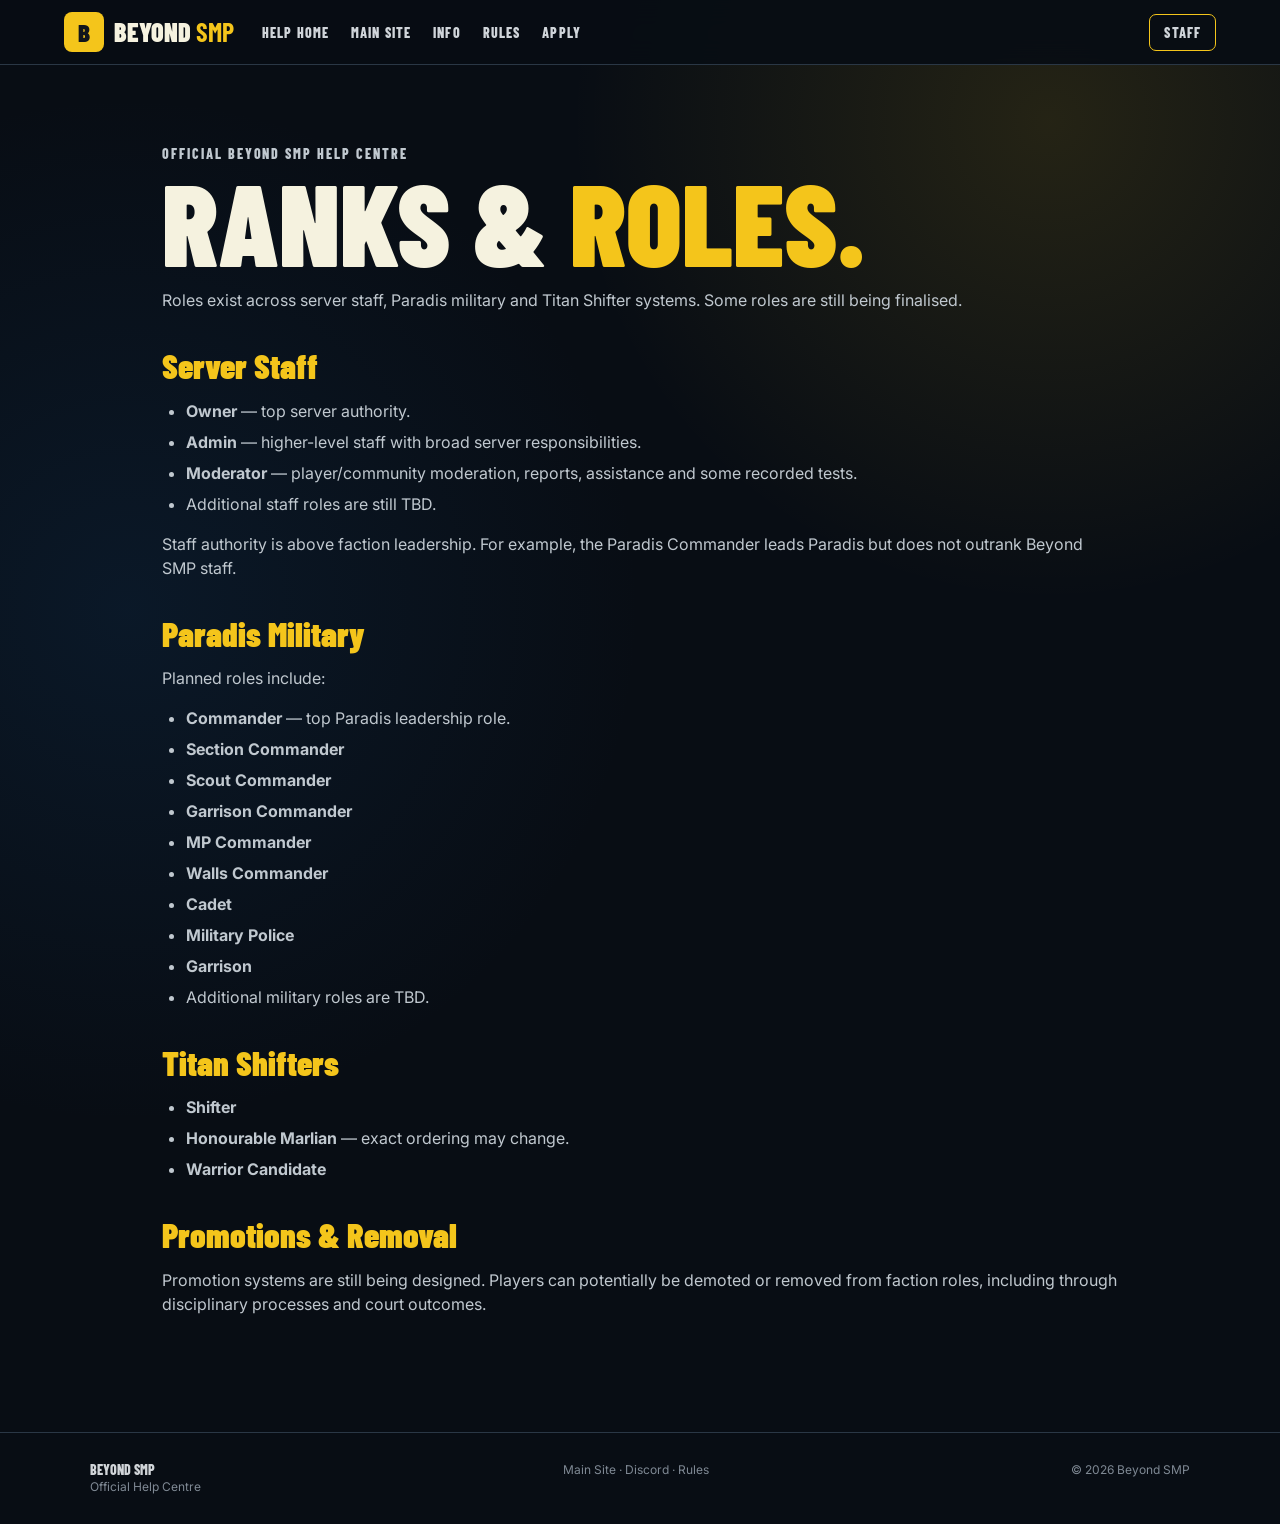
<file: ranks-roles.html>
<!doctype html><html lang="en"><head>
<meta charset="utf-8"><meta name="viewport" content="width=device-width,initial-scale=1">
<meta name="theme-color" content="#080d14"><title>Ranks & Roles — Beyond SMP</title>
<link rel="stylesheet" href="style.css"><style>
.article{max-width:1000px;margin:auto;padding:80px 22px 100px}.article h1{font:900 clamp(62px,9vw,120px)/.82 "Barlow Condensed";margin:12px 0 20px}.article h1 span{color:var(--gold)}.article h3{font:900 34px/.95 "Barlow Condensed";margin:38px 0 10px;color:var(--gold)}.article p,.article li{color:#c0c8cf}.article ul,.article ol{padding-left:24px}.article li{margin:7px 0}.callout{border-left:3px solid var(--gold);padding:13px 16px;background:rgba(244,197,27,.055);margin:18px 0;color:#c8ced3}.article-section{margin-top:28px;padding:25px;border:1px solid var(--line);border-radius:10px;background:linear-gradient(145deg,rgba(19,31,44,.96),rgba(10,16,24,.96))}.article-section h2{font:900 32px/.95 "Barlow Condensed";margin:0 0 10px;color:var(--gold)}code{color:#f4c51b}a.inline{color:var(--gold);text-decoration:underline}
</style></head><body>
<header class="site-header"><a class="brand" href="index.html"><span class="mark">B</span><span>BEYOND <b>SMP</b></span></a>
<nav><a href="index.html">HELP HOME</a><a href="https://beyond-smp.com">MAIN SITE</a><a href="https://info.beyond-smp.com">INFO</a><a href="https://rules.beyond-smp.com">RULES</a><a href="https://apply.beyond-smp.com">APPLY</a></nav>
<a class="staff" href="https://staff.beyond-smp.com">STAFF</a></header>
<main class="article"><p class="eyebrow">OFFICIAL BEYOND SMP HELP CENTRE</p><h1>RANKS & <span>ROLES.</span></h1>
<p>Roles exist across server staff, Paradis military and Titan Shifter systems. Some roles are still being finalised.</p>
<h3>Server Staff</h3><ul><li><strong>Owner</strong> — top server authority.</li><li><strong>Admin</strong> — higher-level staff with broad server responsibilities.</li><li><strong>Moderator</strong> — player/community moderation, reports, assistance and some recorded tests.</li><li>Additional staff roles are still TBD.</li></ul><p>Staff authority is above faction leadership. For example, the Paradis Commander leads Paradis but does not outrank Beyond SMP staff.</p>
<h3>Paradis Military</h3><p>Planned roles include:</p><ul><li><strong>Commander</strong> — top Paradis leadership role.</li><li><strong>Section Commander</strong></li><li><strong>Scout Commander</strong></li><li><strong>Garrison Commander</strong></li><li><strong>MP Commander</strong></li><li><strong>Walls Commander</strong></li><li><strong>Cadet</strong></li><li><strong>Military Police</strong></li><li><strong>Garrison</strong></li><li>Additional military roles are TBD.</li></ul>
<h3>Titan Shifters</h3><ul><li><strong>Shifter</strong></li><li><strong>Honourable Marlian</strong> — exact ordering may change.</li><li><strong>Warrior Candidate</strong></li></ul>
<h3>Promotions & Removal</h3><p>Promotion systems are still being designed. Players can potentially be demoted or removed from faction roles, including through disciplinary processes and court outcomes.</p>
</main>
<footer><div><b>BEYOND SMP</b>Official Help Centre</div><div><a href="https://beyond-smp.com">Main Site</a> · <a href="https://discord.beyond-smp.com">Discord</a> · <a href="https://rules.beyond-smp.com">Rules</a></div><div>© 2026 Beyond SMP</div></footer>
</body></html>
</file>
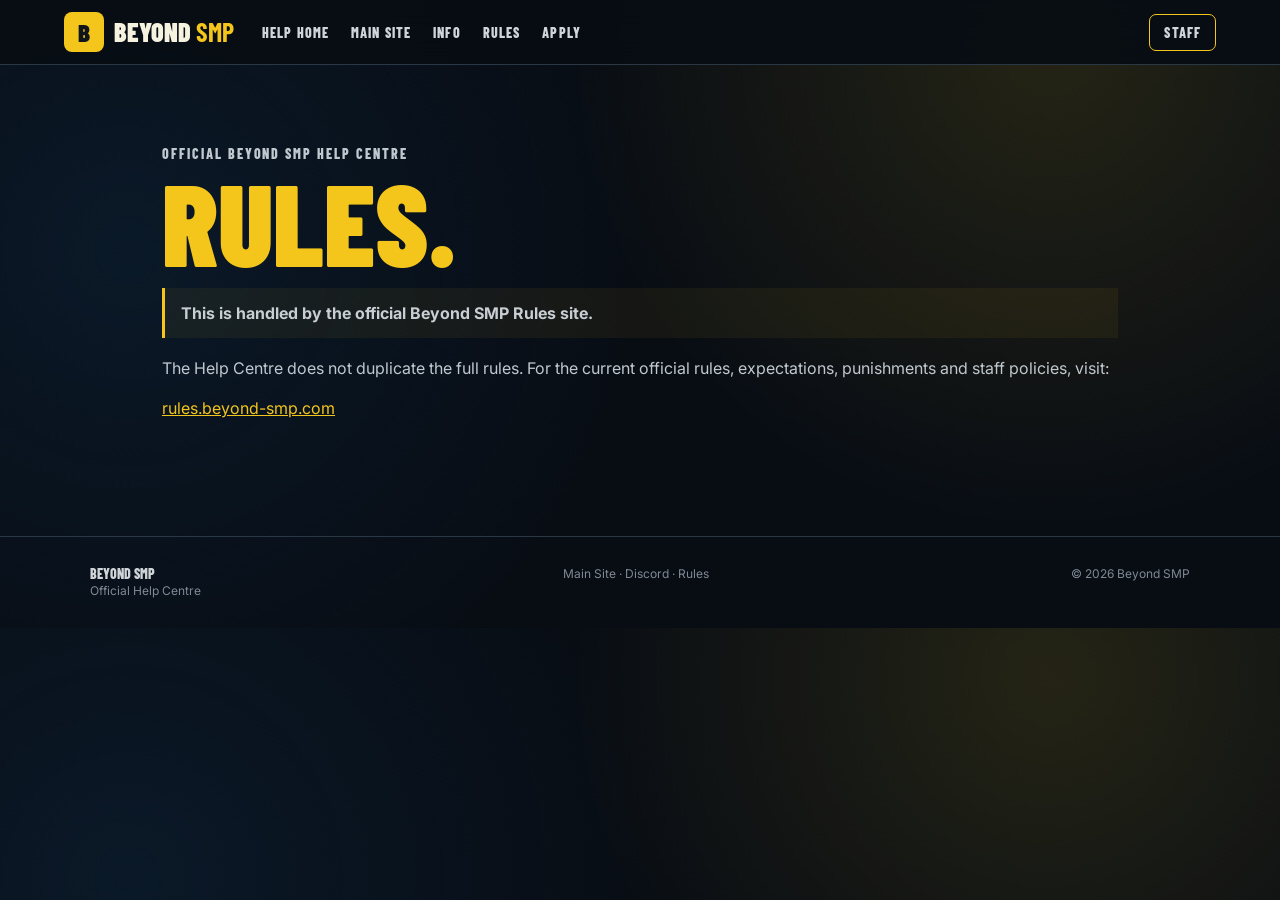
<file: rules.html>
<!doctype html><html lang="en"><head>
<meta charset="utf-8"><meta name="viewport" content="width=device-width,initial-scale=1">
<meta name="theme-color" content="#080d14"><title>Rules — Beyond SMP</title>
<link rel="stylesheet" href="style.css"><style>
.article{max-width:1000px;margin:auto;padding:80px 22px 100px}.article h1{font:900 clamp(62px,9vw,120px)/.82 "Barlow Condensed";margin:12px 0 20px}.article h1 span{color:var(--gold)}.article h3{font:900 34px/.95 "Barlow Condensed";margin:38px 0 10px;color:var(--gold)}.article p,.article li{color:#c0c8cf}.article ul,.article ol{padding-left:24px}.article li{margin:7px 0}.callout{border-left:3px solid var(--gold);padding:13px 16px;background:rgba(244,197,27,.055);margin:18px 0;color:#c8ced3}.article-section{margin-top:28px;padding:25px;border:1px solid var(--line);border-radius:10px;background:linear-gradient(145deg,rgba(19,31,44,.96),rgba(10,16,24,.96))}.article-section h2{font:900 32px/.95 "Barlow Condensed";margin:0 0 10px;color:var(--gold)}code{color:#f4c51b}a.inline{color:var(--gold);text-decoration:underline}
</style></head><body>
<header class="site-header"><a class="brand" href="index.html"><span class="mark">B</span><span>BEYOND <b>SMP</b></span></a>
<nav><a href="index.html">HELP HOME</a><a href="https://beyond-smp.com">MAIN SITE</a><a href="https://info.beyond-smp.com">INFO</a><a href="https://rules.beyond-smp.com">RULES</a><a href="https://apply.beyond-smp.com">APPLY</a></nav>
<a class="staff" href="https://staff.beyond-smp.com">STAFF</a></header>
<main class="article"><p class="eyebrow">OFFICIAL BEYOND SMP HELP CENTRE</p><h1><span>RULES.</span></h1>
<div class="callout"><strong>This is handled by the official Beyond SMP Rules site.</strong></div><p>The Help Centre does not duplicate the full rules. For the current official rules, expectations, punishments and staff policies, visit:</p><p><a class="inline" href="https://rules.beyond-smp.com">rules.beyond-smp.com</a></p>
</main>
<footer><div><b>BEYOND SMP</b>Official Help Centre</div><div><a href="https://beyond-smp.com">Main Site</a> · <a href="https://discord.beyond-smp.com">Discord</a> · <a href="https://rules.beyond-smp.com">Rules</a></div><div>© 2026 Beyond SMP</div></footer>
</body></html>
</file>
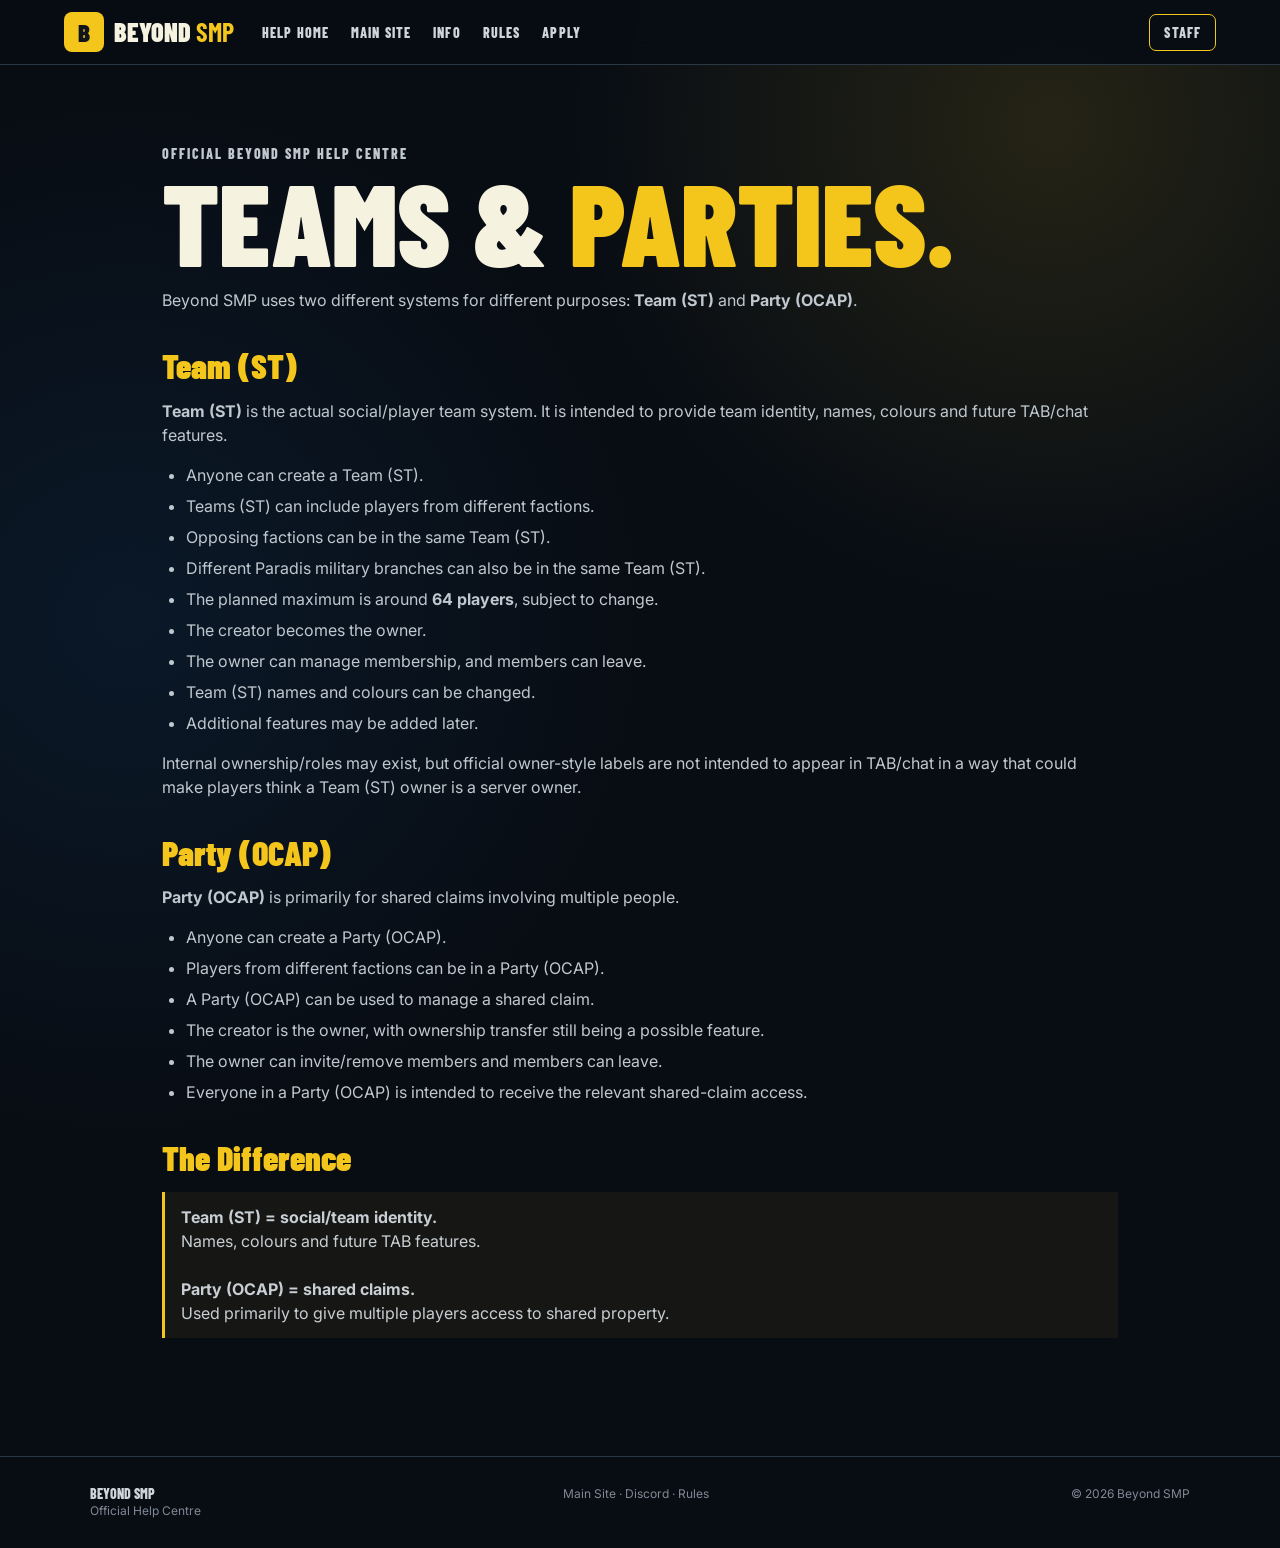
<file: teams-parties.html>
<!doctype html><html lang="en"><head>
<meta charset="utf-8"><meta name="viewport" content="width=device-width,initial-scale=1">
<meta name="theme-color" content="#080d14"><title>Teams & Parties — Beyond SMP</title>
<link rel="stylesheet" href="style.css"><style>
.article{max-width:1000px;margin:auto;padding:80px 22px 100px}.article h1{font:900 clamp(62px,9vw,120px)/.82 "Barlow Condensed";margin:12px 0 20px}.article h1 span{color:var(--gold)}.article h3{font:900 34px/.95 "Barlow Condensed";margin:38px 0 10px;color:var(--gold)}.article p,.article li{color:#c0c8cf}.article ul,.article ol{padding-left:24px}.article li{margin:7px 0}.callout{border-left:3px solid var(--gold);padding:13px 16px;background:rgba(244,197,27,.055);margin:18px 0;color:#c8ced3}.article-section{margin-top:28px;padding:25px;border:1px solid var(--line);border-radius:10px;background:linear-gradient(145deg,rgba(19,31,44,.96),rgba(10,16,24,.96))}.article-section h2{font:900 32px/.95 "Barlow Condensed";margin:0 0 10px;color:var(--gold)}code{color:#f4c51b}a.inline{color:var(--gold);text-decoration:underline}
</style></head><body>
<header class="site-header"><a class="brand" href="index.html"><span class="mark">B</span><span>BEYOND <b>SMP</b></span></a>
<nav><a href="index.html">HELP HOME</a><a href="https://beyond-smp.com">MAIN SITE</a><a href="https://info.beyond-smp.com">INFO</a><a href="https://rules.beyond-smp.com">RULES</a><a href="https://apply.beyond-smp.com">APPLY</a></nav>
<a class="staff" href="https://staff.beyond-smp.com">STAFF</a></header>
<main class="article"><p class="eyebrow">OFFICIAL BEYOND SMP HELP CENTRE</p><h1>TEAMS & <span>PARTIES.</span></h1>
<p>Beyond SMP uses two different systems for different purposes: <strong>Team (ST)</strong> and <strong>Party (OCAP)</strong>.</p>
<h3>Team (ST)</h3><p><strong>Team (ST)</strong> is the actual social/player team system. It is intended to provide team identity, names, colours and future TAB/chat features.</p><ul><li>Anyone can create a Team (ST).</li><li>Teams (ST) can include players from different factions.</li><li>Opposing factions can be in the same Team (ST).</li><li>Different Paradis military branches can also be in the same Team (ST).</li><li>The planned maximum is around <strong>64 players</strong>, subject to change.</li><li>The creator becomes the owner.</li><li>The owner can manage membership, and members can leave.</li><li>Team (ST) names and colours can be changed.</li><li>Additional features may be added later.</li></ul><p>Internal ownership/roles may exist, but official owner-style labels are not intended to appear in TAB/chat in a way that could make players think a Team (ST) owner is a server owner.</p>
<h3>Party (OCAP)</h3><p><strong>Party (OCAP)</strong> is primarily for shared claims involving multiple people.</p><ul><li>Anyone can create a Party (OCAP).</li><li>Players from different factions can be in a Party (OCAP).</li><li>A Party (OCAP) can be used to manage a shared claim.</li><li>The creator is the owner, with ownership transfer still being a possible feature.</li><li>The owner can invite/remove members and members can leave.</li><li>Everyone in a Party (OCAP) is intended to receive the relevant shared-claim access.</li></ul>
<h3>The Difference</h3><div class="callout"><strong>Team (ST) = social/team identity.</strong><br>Names, colours and future TAB features.<br><br><strong>Party (OCAP) = shared claims.</strong><br>Used primarily to give multiple players access to shared property.</div>
</main>
<footer><div><b>BEYOND SMP</b>Official Help Centre</div><div><a href="https://beyond-smp.com">Main Site</a> · <a href="https://discord.beyond-smp.com">Discord</a> · <a href="https://rules.beyond-smp.com">Rules</a></div><div>© 2026 Beyond SMP</div></footer>
</body></html>
</file>
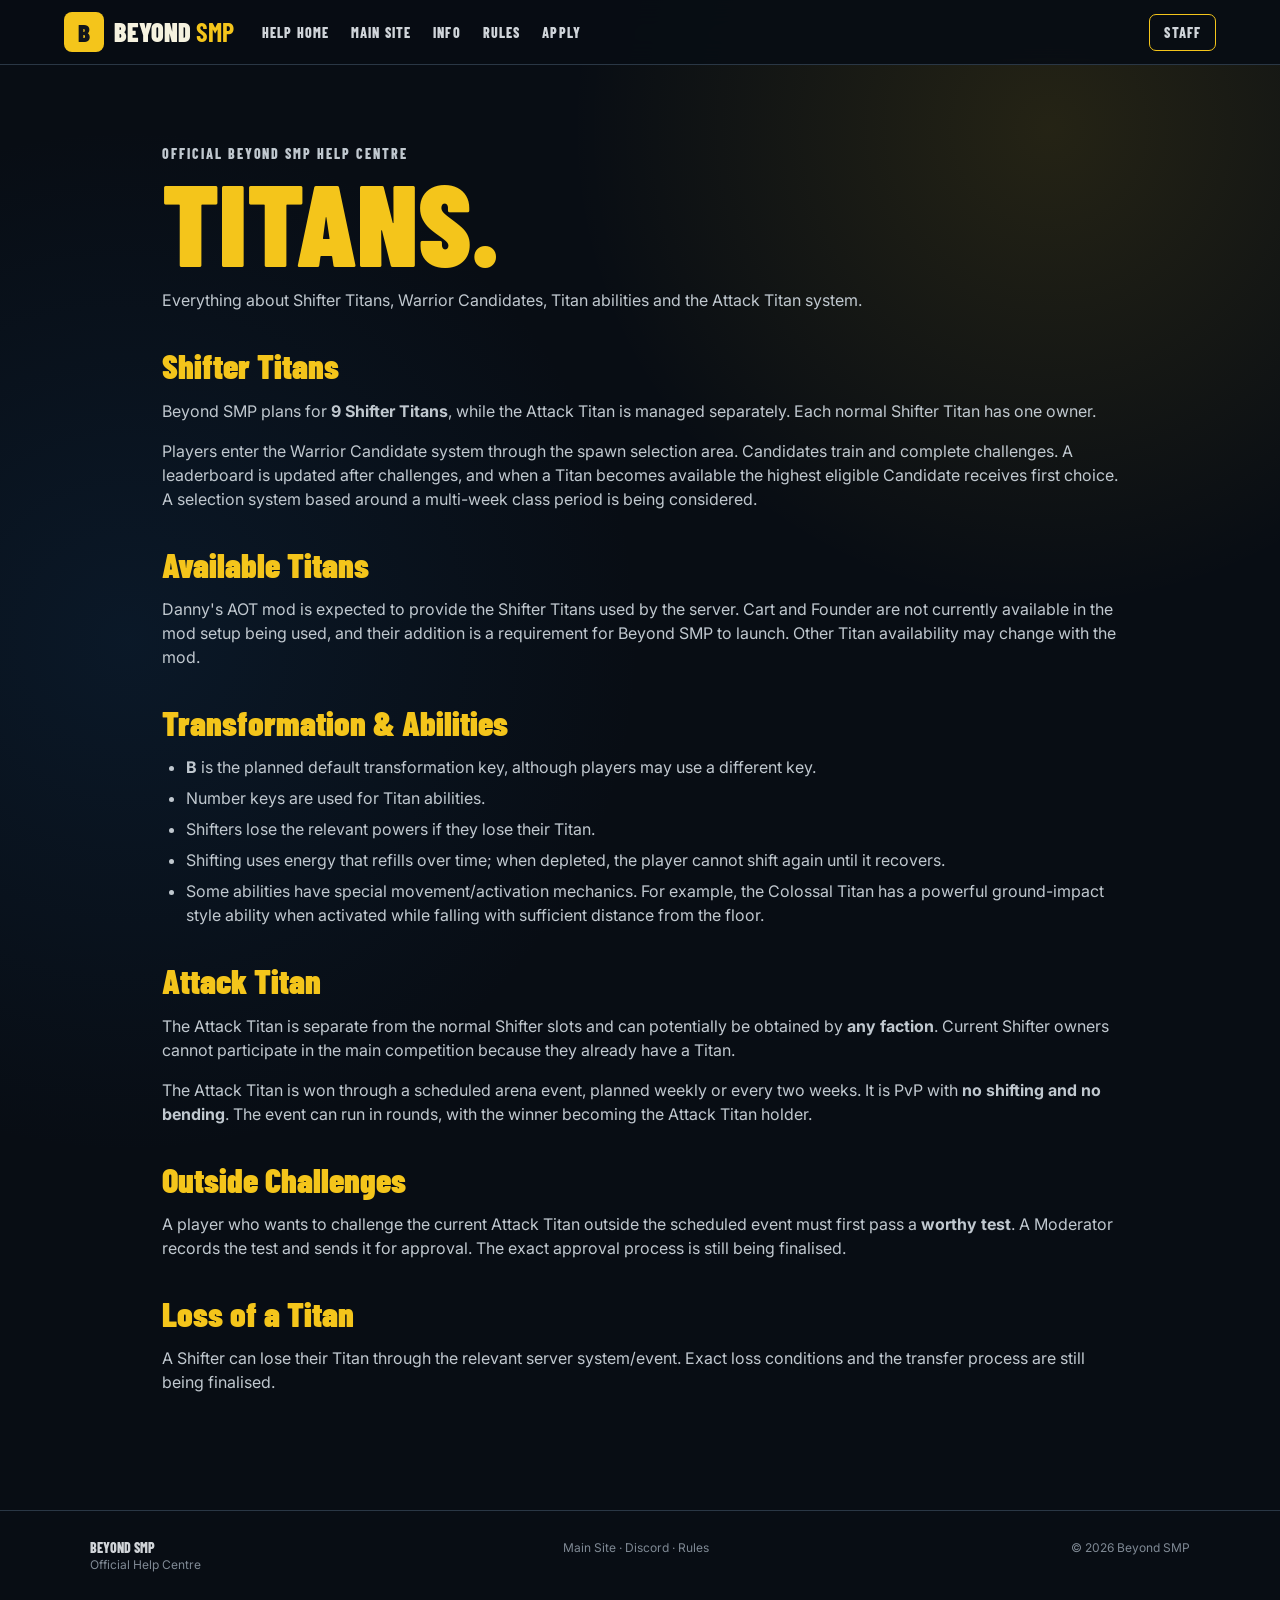
<file: titans.html>
<!doctype html><html lang="en"><head>
<meta charset="utf-8"><meta name="viewport" content="width=device-width,initial-scale=1">
<meta name="theme-color" content="#080d14"><title>Titans — Beyond SMP</title>
<link rel="stylesheet" href="style.css"><style>
.article{max-width:1000px;margin:auto;padding:80px 22px 100px}.article h1{font:900 clamp(62px,9vw,120px)/.82 "Barlow Condensed";margin:12px 0 20px}.article h1 span{color:var(--gold)}.article h3{font:900 34px/.95 "Barlow Condensed";margin:38px 0 10px;color:var(--gold)}.article p,.article li{color:#c0c8cf}.article ul,.article ol{padding-left:24px}.article li{margin:7px 0}.callout{border-left:3px solid var(--gold);padding:13px 16px;background:rgba(244,197,27,.055);margin:18px 0;color:#c8ced3}.article-section{margin-top:28px;padding:25px;border:1px solid var(--line);border-radius:10px;background:linear-gradient(145deg,rgba(19,31,44,.96),rgba(10,16,24,.96))}.article-section h2{font:900 32px/.95 "Barlow Condensed";margin:0 0 10px;color:var(--gold)}code{color:#f4c51b}a.inline{color:var(--gold);text-decoration:underline}
</style></head><body>
<header class="site-header"><a class="brand" href="index.html"><span class="mark">B</span><span>BEYOND <b>SMP</b></span></a>
<nav><a href="index.html">HELP HOME</a><a href="https://beyond-smp.com">MAIN SITE</a><a href="https://info.beyond-smp.com">INFO</a><a href="https://rules.beyond-smp.com">RULES</a><a href="https://apply.beyond-smp.com">APPLY</a></nav>
<a class="staff" href="https://staff.beyond-smp.com">STAFF</a></header>
<main class="article"><p class="eyebrow">OFFICIAL BEYOND SMP HELP CENTRE</p><h1><span>TITANS.</span></h1>
<p>Everything about Shifter Titans, Warrior Candidates, Titan abilities and the Attack Titan system.</p>
<h3>Shifter Titans</h3><p>Beyond SMP plans for <strong>9 Shifter Titans</strong>, while the Attack Titan is managed separately. Each normal Shifter Titan has one owner.</p><p>Players enter the Warrior Candidate system through the spawn selection area. Candidates train and complete challenges. A leaderboard is updated after challenges, and when a Titan becomes available the highest eligible Candidate receives first choice. A selection system based around a multi-week class period is being considered.</p>
<h3>Available Titans</h3><p>Danny's AOT mod is expected to provide the Shifter Titans used by the server. Cart and Founder are not currently available in the mod setup being used, and their addition is a requirement for Beyond SMP to launch. Other Titan availability may change with the mod.</p>
<h3>Transformation & Abilities</h3><ul><li><strong>B</strong> is the planned default transformation key, although players may use a different key.</li><li>Number keys are used for Titan abilities.</li><li>Shifters lose the relevant powers if they lose their Titan.</li><li>Shifting uses energy that refills over time; when depleted, the player cannot shift again until it recovers.</li><li>Some abilities have special movement/activation mechanics. For example, the Colossal Titan has a powerful ground-impact style ability when activated while falling with sufficient distance from the floor.</li></ul>
<h3>Attack Titan</h3><p>The Attack Titan is separate from the normal Shifter slots and can potentially be obtained by <strong>any faction</strong>. Current Shifter owners cannot participate in the main competition because they already have a Titan.</p><p>The Attack Titan is won through a scheduled arena event, planned weekly or every two weeks. It is PvP with <strong>no shifting and no bending</strong>. The event can run in rounds, with the winner becoming the Attack Titan holder.</p>
<h3>Outside Challenges</h3><p>A player who wants to challenge the current Attack Titan outside the scheduled event must first pass a <strong>worthy test</strong>. A Moderator records the test and sends it for approval. The exact approval process is still being finalised.</p>
<h3>Loss of a Titan</h3><p>A Shifter can lose their Titan through the relevant server system/event. Exact loss conditions and the transfer process are still being finalised.</p>
</main>
<footer><div><b>BEYOND SMP</b>Official Help Centre</div><div><a href="https://beyond-smp.com">Main Site</a> · <a href="https://discord.beyond-smp.com">Discord</a> · <a href="https://rules.beyond-smp.com">Rules</a></div><div>© 2026 Beyond SMP</div></footer>
</body></html>
</file>
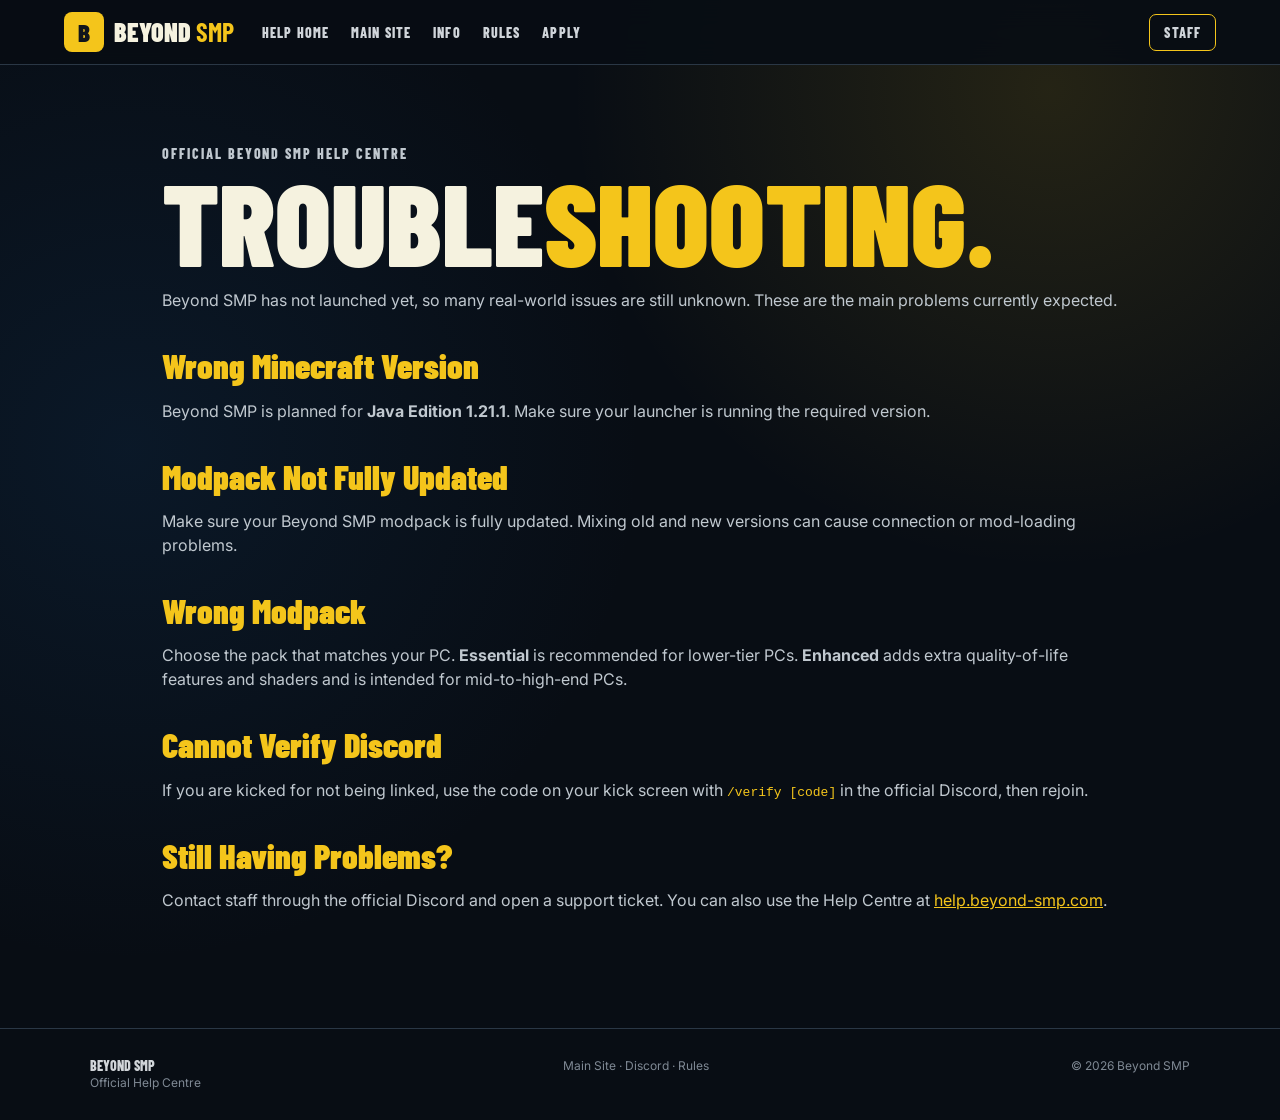
<file: troubleshooting.html>
<!doctype html><html lang="en"><head>
<meta charset="utf-8"><meta name="viewport" content="width=device-width,initial-scale=1">
<meta name="theme-color" content="#080d14"><title>Troubleshooting — Beyond SMP</title>
<link rel="stylesheet" href="style.css"><style>
.article{max-width:1000px;margin:auto;padding:80px 22px 100px}.article h1{font:900 clamp(62px,9vw,120px)/.82 "Barlow Condensed";margin:12px 0 20px}.article h1 span{color:var(--gold)}.article h3{font:900 34px/.95 "Barlow Condensed";margin:38px 0 10px;color:var(--gold)}.article p,.article li{color:#c0c8cf}.article ul,.article ol{padding-left:24px}.article li{margin:7px 0}.callout{border-left:3px solid var(--gold);padding:13px 16px;background:rgba(244,197,27,.055);margin:18px 0;color:#c8ced3}.article-section{margin-top:28px;padding:25px;border:1px solid var(--line);border-radius:10px;background:linear-gradient(145deg,rgba(19,31,44,.96),rgba(10,16,24,.96))}.article-section h2{font:900 32px/.95 "Barlow Condensed";margin:0 0 10px;color:var(--gold)}code{color:#f4c51b}a.inline{color:var(--gold);text-decoration:underline}
</style></head><body>
<header class="site-header"><a class="brand" href="index.html"><span class="mark">B</span><span>BEYOND <b>SMP</b></span></a>
<nav><a href="index.html">HELP HOME</a><a href="https://beyond-smp.com">MAIN SITE</a><a href="https://info.beyond-smp.com">INFO</a><a href="https://rules.beyond-smp.com">RULES</a><a href="https://apply.beyond-smp.com">APPLY</a></nav>
<a class="staff" href="https://staff.beyond-smp.com">STAFF</a></header>
<main class="article"><p class="eyebrow">OFFICIAL BEYOND SMP HELP CENTRE</p><h1>TROUBLE<span>SHOOTING.</span></h1>
<p>Beyond SMP has not launched yet, so many real-world issues are still unknown. These are the main problems currently expected.</p>
<h3>Wrong Minecraft Version</h3><p>Beyond SMP is planned for <strong>Java Edition 1.21.1</strong>. Make sure your launcher is running the required version.</p>
<h3>Modpack Not Fully Updated</h3><p>Make sure your Beyond SMP modpack is fully updated. Mixing old and new versions can cause connection or mod-loading problems.</p>
<h3>Wrong Modpack</h3><p>Choose the pack that matches your PC. <strong>Essential</strong> is recommended for lower-tier PCs. <strong>Enhanced</strong> adds extra quality-of-life features and shaders and is intended for mid-to-high-end PCs.</p>
<h3>Cannot Verify Discord</h3><p>If you are kicked for not being linked, use the code on your kick screen with <code>/verify [code]</code> in the official Discord, then rejoin.</p>
<h3>Still Having Problems?</h3><p>Contact staff through the official Discord and open a support ticket. You can also use the Help Centre at <a class="inline" href="https://help.beyond-smp.com">help.beyond-smp.com</a>.</p>
</main>
<footer><div><b>BEYOND SMP</b>Official Help Centre</div><div><a href="https://beyond-smp.com">Main Site</a> · <a href="https://discord.beyond-smp.com">Discord</a> · <a href="https://rules.beyond-smp.com">Rules</a></div><div>© 2026 Beyond SMP</div></footer>
</body></html>
</file>
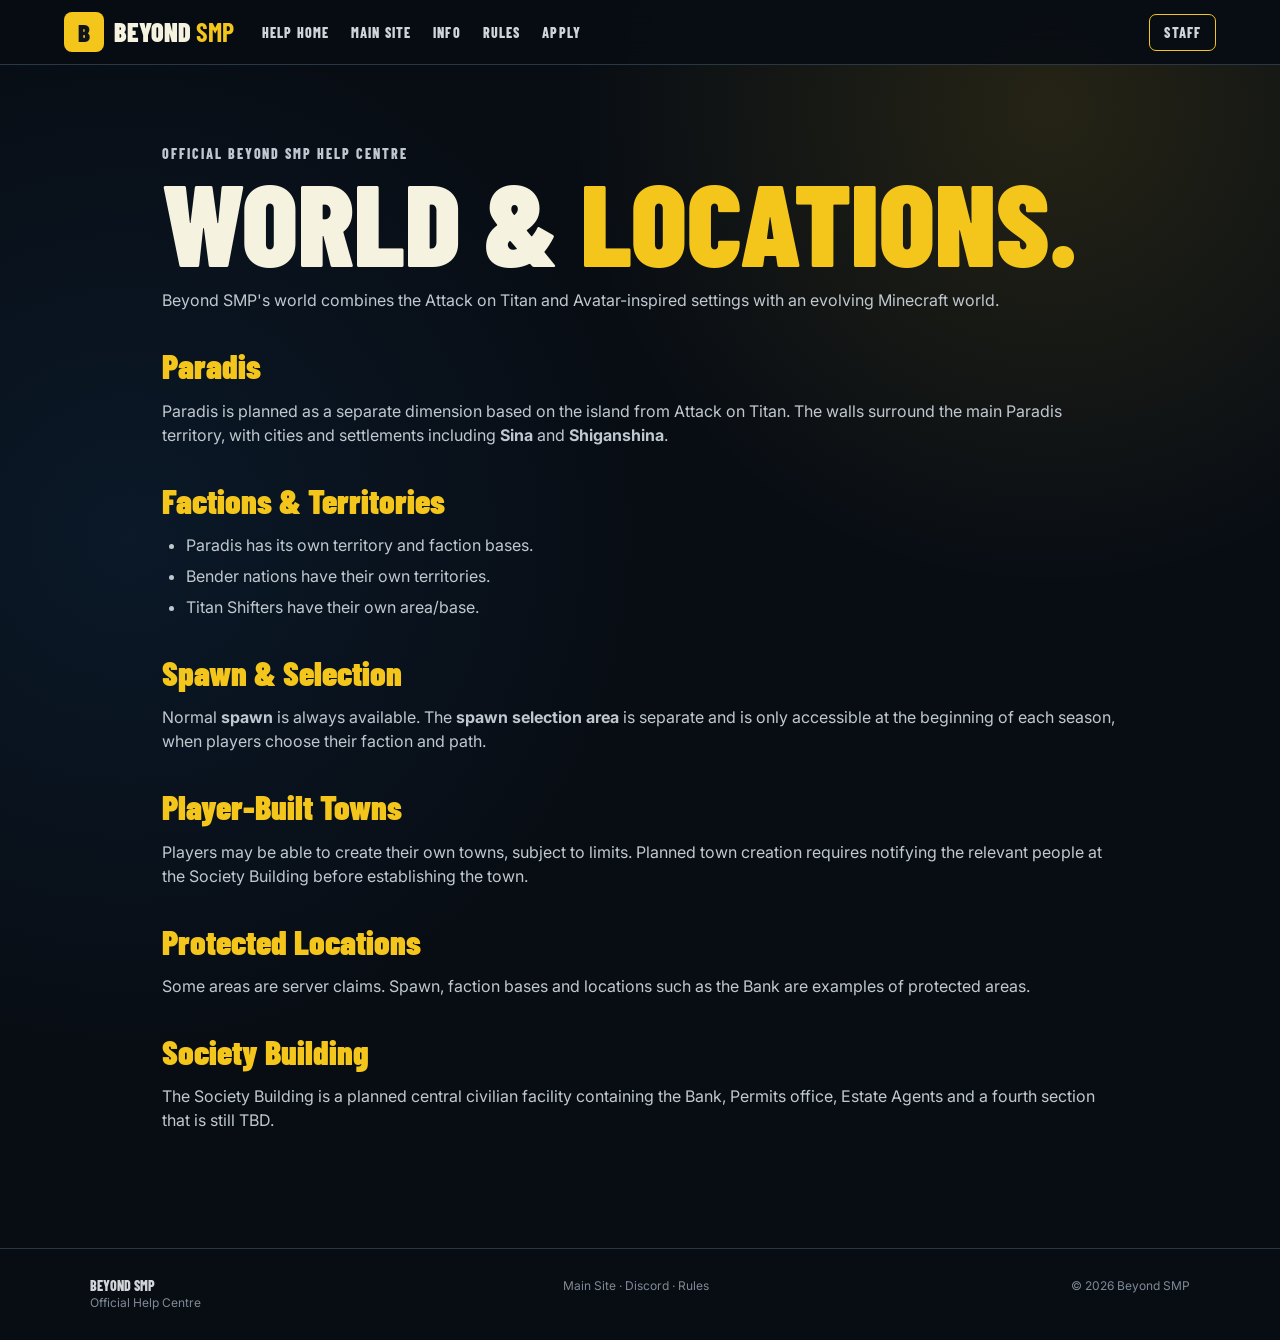
<file: world-locations.html>
<!doctype html><html lang="en"><head>
<meta charset="utf-8"><meta name="viewport" content="width=device-width,initial-scale=1">
<meta name="theme-color" content="#080d14"><title>World & Locations — Beyond SMP</title>
<link rel="stylesheet" href="style.css"><style>
.article{max-width:1000px;margin:auto;padding:80px 22px 100px}.article h1{font:900 clamp(62px,9vw,120px)/.82 "Barlow Condensed";margin:12px 0 20px}.article h1 span{color:var(--gold)}.article h3{font:900 34px/.95 "Barlow Condensed";margin:38px 0 10px;color:var(--gold)}.article p,.article li{color:#c0c8cf}.article ul,.article ol{padding-left:24px}.article li{margin:7px 0}.callout{border-left:3px solid var(--gold);padding:13px 16px;background:rgba(244,197,27,.055);margin:18px 0;color:#c8ced3}.article-section{margin-top:28px;padding:25px;border:1px solid var(--line);border-radius:10px;background:linear-gradient(145deg,rgba(19,31,44,.96),rgba(10,16,24,.96))}.article-section h2{font:900 32px/.95 "Barlow Condensed";margin:0 0 10px;color:var(--gold)}code{color:#f4c51b}a.inline{color:var(--gold);text-decoration:underline}
</style></head><body>
<header class="site-header"><a class="brand" href="index.html"><span class="mark">B</span><span>BEYOND <b>SMP</b></span></a>
<nav><a href="index.html">HELP HOME</a><a href="https://beyond-smp.com">MAIN SITE</a><a href="https://info.beyond-smp.com">INFO</a><a href="https://rules.beyond-smp.com">RULES</a><a href="https://apply.beyond-smp.com">APPLY</a></nav>
<a class="staff" href="https://staff.beyond-smp.com">STAFF</a></header>
<main class="article"><p class="eyebrow">OFFICIAL BEYOND SMP HELP CENTRE</p><h1>WORLD & <span>LOCATIONS.</span></h1>
<p>Beyond SMP's world combines the Attack on Titan and Avatar-inspired settings with an evolving Minecraft world.</p>
<h3>Paradis</h3><p>Paradis is planned as a separate dimension based on the island from Attack on Titan. The walls surround the main Paradis territory, with cities and settlements including <strong>Sina</strong> and <strong>Shiganshina</strong>.</p>
<h3>Factions & Territories</h3><ul><li>Paradis has its own territory and faction bases.</li><li>Bender nations have their own territories.</li><li>Titan Shifters have their own area/base.</li></ul>
<h3>Spawn & Selection</h3><p>Normal <strong>spawn</strong> is always available. The <strong>spawn selection area</strong> is separate and is only accessible at the beginning of each season, when players choose their faction and path.</p>
<h3>Player-Built Towns</h3><p>Players may be able to create their own towns, subject to limits. Planned town creation requires notifying the relevant people at the Society Building before establishing the town.</p>
<h3>Protected Locations</h3><p>Some areas are server claims. Spawn, faction bases and locations such as the Bank are examples of protected areas.</p>
<h3>Society Building</h3><p>The Society Building is a planned central civilian facility containing the Bank, Permits office, Estate Agents and a fourth section that is still TBD.</p>
</main>
<footer><div><b>BEYOND SMP</b>Official Help Centre</div><div><a href="https://beyond-smp.com">Main Site</a> · <a href="https://discord.beyond-smp.com">Discord</a> · <a href="https://rules.beyond-smp.com">Rules</a></div><div>© 2026 Beyond SMP</div></footer>
</body></html>
</file>
<file: style.css>
@import url('https://fonts.googleapis.com/css2?family=Barlow+Condensed:wght@600;700;800;900&family=Inter:wght@400;500;600;700;800&display=swap');
:root{--bg:#080d14;--panel:#101923;--text:#f5f2df;--muted:#9da8b3;--line:#2a3745;--gold:#f4c51b;--gold2:#ffdf55}
*{box-sizing:border-box}html{scroll-behavior:smooth}body{margin:0;background:radial-gradient(circle at 82% 8%,rgba(244,197,27,.12),transparent 30rem),radial-gradient(circle at 10% 40%,rgba(20,70,120,.2),transparent 32rem),var(--bg);color:var(--text);font-family:Inter,Arial,sans-serif;line-height:1.5}a{color:inherit;text-decoration:none}
.site-header{position:sticky;top:0;z-index:10;display:flex;align-items:center;gap:28px;padding:12px 5vw;border-bottom:1px solid var(--line);background:rgba(8,13,20,.94);backdrop-filter:blur(14px)}
.brand{display:flex;align-items:center;gap:10px;font:900 26px/1 "Barlow Condensed";white-space:nowrap}.brand b{color:var(--gold)}.mark{display:grid;place-items:center;width:40px;height:40px;border-radius:8px;background:var(--gold);color:#10151c;font:900 25px/1 "Barlow Condensed"}
nav{display:flex;gap:22px;flex:1;flex-wrap:wrap}nav a,.staff{font:800 14px "Barlow Condensed";letter-spacing:.08em;color:#d0d5da}nav a:hover,.staff:hover{color:var(--gold)}.staff{border:1px solid var(--gold);border-radius:7px;padding:9px 14px}
.hero{min-height:650px;padding:95px 10vw 75px;display:flex;align-items:center;border-bottom:1px solid var(--line);position:relative;overflow:hidden}.hero:before{content:"?";position:absolute;right:2vw;top:0;font:900 55vw/.75 "Barlow Condensed";color:rgba(255,255,255,.045);pointer-events:none}.hero-content{position:relative;z-index:1;max-width:980px}.eyebrow{color:var(--gold);font:800 14px "Barlow Condensed";letter-spacing:.14em;margin:0 0 12px}.hero h1{margin:0 0 22px;font:900 clamp(70px,9vw,140px)/.82 "Barlow Condensed"}.hero h1 span,.section-head h2 span{color:var(--gold)}.lead{max-width:720px;color:#c5ccd2;font-size:18px;margin:0 0 28px}
.search{width:min(680px,100%);position:relative}.search span{position:absolute;left:18px;top:50%;transform:translateY(-53%);color:var(--gold);font-size:25px}.search input{width:100%;padding:17px 20px 17px 52px;border:1px solid #3b4a59;border-radius:9px;outline:none;background:rgba(9,16,24,.9);color:var(--text);font:600 15px Inter}.search input:focus{border-color:var(--gold);box-shadow:0 0 0 3px rgba(244,197,27,.1)}.notice{margin-top:20px;max-width:680px;padding:14px 17px;border-left:3px solid var(--gold);background:rgba(244,197,27,.055);color:#b8c0c7;font-size:13px}.notice b{color:var(--gold)}
.categories{padding:75px 7vw 90px}.section-head{display:flex;justify-content:space-between;align-items:end;gap:20px;margin-bottom:30px}.section-head h2{margin:0;font:900 clamp(48px,6vw,82px)/.85 "Barlow Condensed"}.section-head p:last-child{color:var(--muted);font-size:13px}
.grid{display:grid;grid-template-columns:repeat(3,1fr);gap:16px}.card{position:relative;min-height:250px;padding:25px;border:1px solid var(--line);border-radius:12px;background:linear-gradient(145deg,rgba(19,31,44,.96),rgba(10,16,24,.96));overflow:hidden;transition:.2s}.card:hover{transform:translateY(-4px);border-color:#68788a;box-shadow:0 14px 35px rgba(0,0,0,.24)}.num{color:#687580;font:800 13px "Barlow Condensed"}.icon{float:right;font-size:23px}.card h3{margin:38px 0 8px;font:900 34px/.9 "Barlow Condensed"}.card p{color:var(--muted);font-size:14px;min-height:64px}.card strong{color:var(--gold);font:800 13px "Barlow Condensed";letter-spacing:.08em}.empty{text-align:center;padding:70px 20px;color:var(--muted)}.empty div{font-size:40px}.empty h3{color:var(--text);font:900 34px "Barlow Condensed";margin:10px 0 4px}
footer{display:flex;justify-content:space-between;gap:20px;padding:28px 7vw;border-top:1px solid var(--line);color:#7f8994;font-size:12px}footer b{display:block;color:#d1d5d9;font:800 14px "Barlow Condensed"}footer a:hover{color:var(--gold)}
@media(max-width:900px){.site-header{flex-wrap:wrap}.grid{grid-template-columns:repeat(2,1fr)}}@media(max-width:620px){.site-header{padding:11px 15px;gap:14px}.brand{font-size:22px}.mark{width:36px;height:36px}nav{order:3;width:100%;flex-basis:100%;gap:15px}nav a{font-size:12px}.staff{margin-left:auto}.hero{min-height:650px;padding:75px 22px 65px}.hero h1{font-size:68px}.lead{font-size:15px}.categories{padding:55px 18px 70px}.section-head{align-items:start;flex-direction:column}.section-head h2{font-size:60px}.grid{grid-template-columns:1fr}.card{min-height:225px}footer{flex-direction:column;gap:12px}}
</file>
